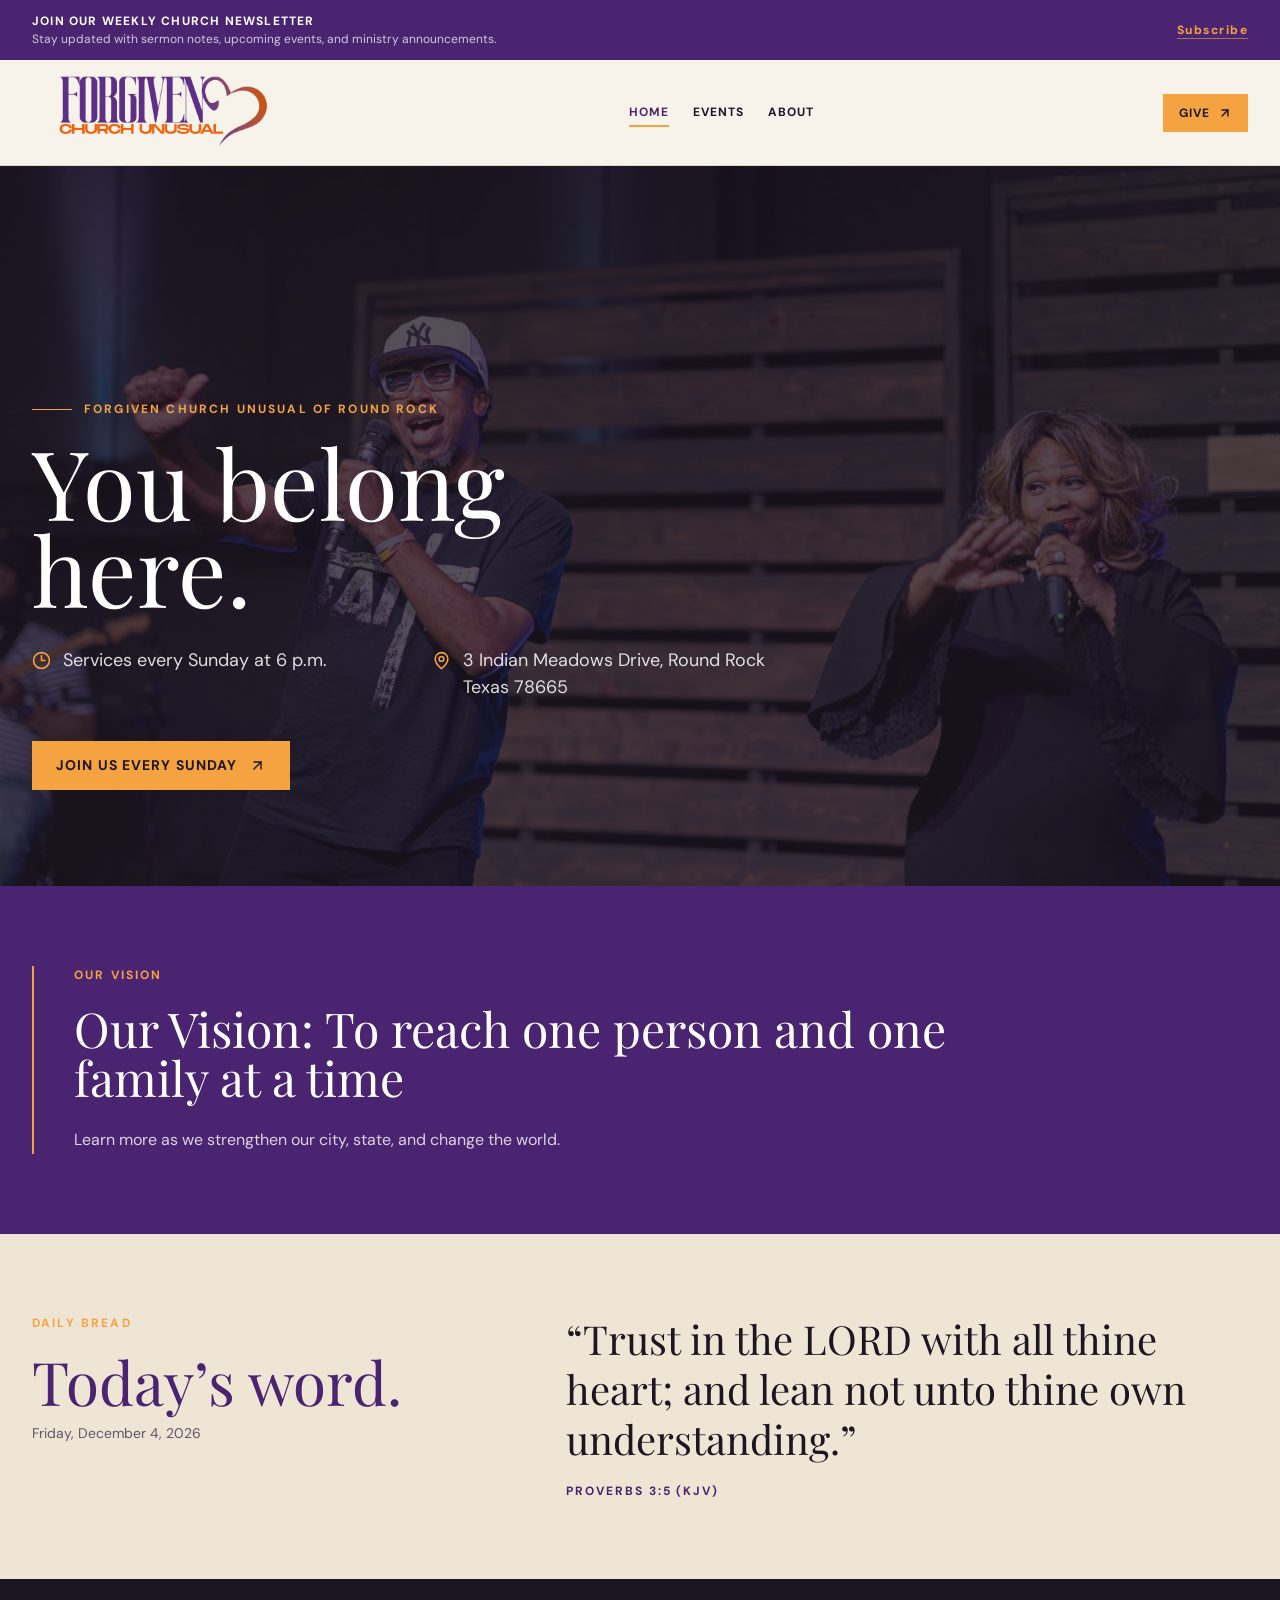
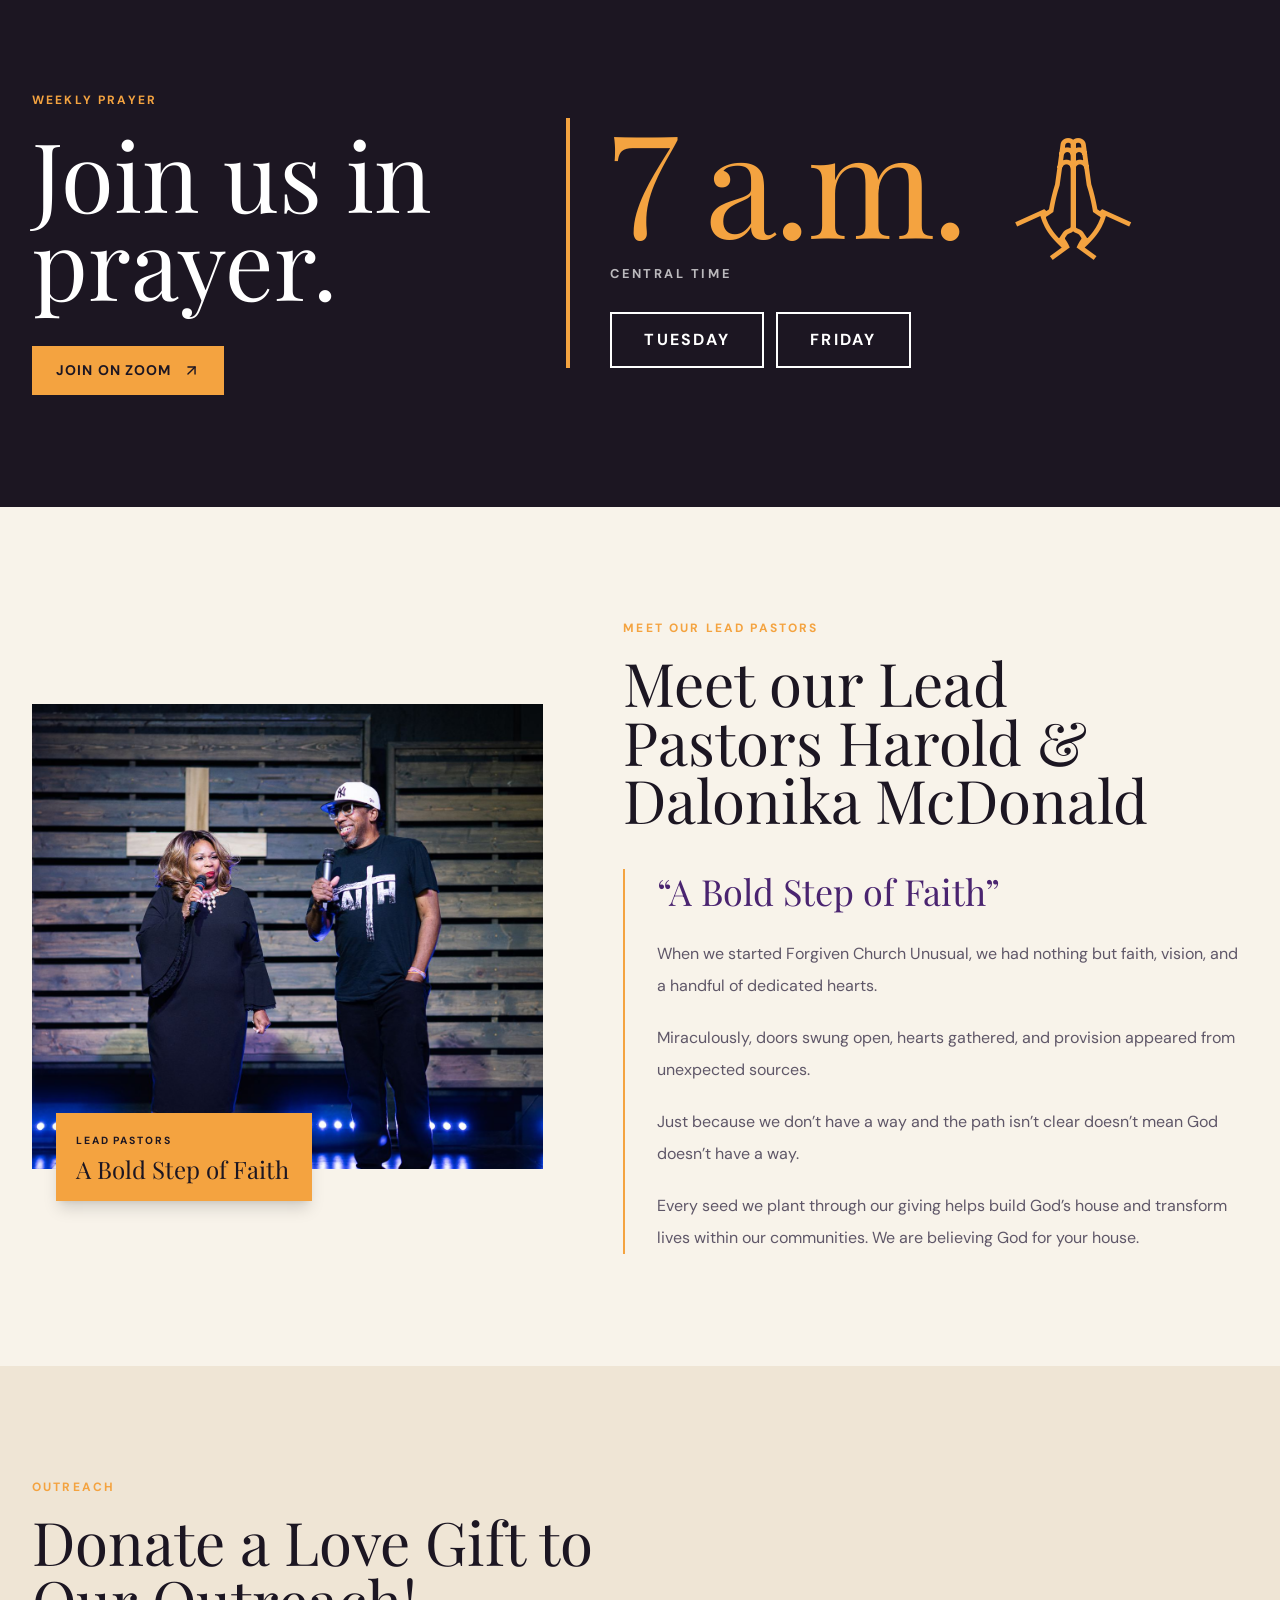
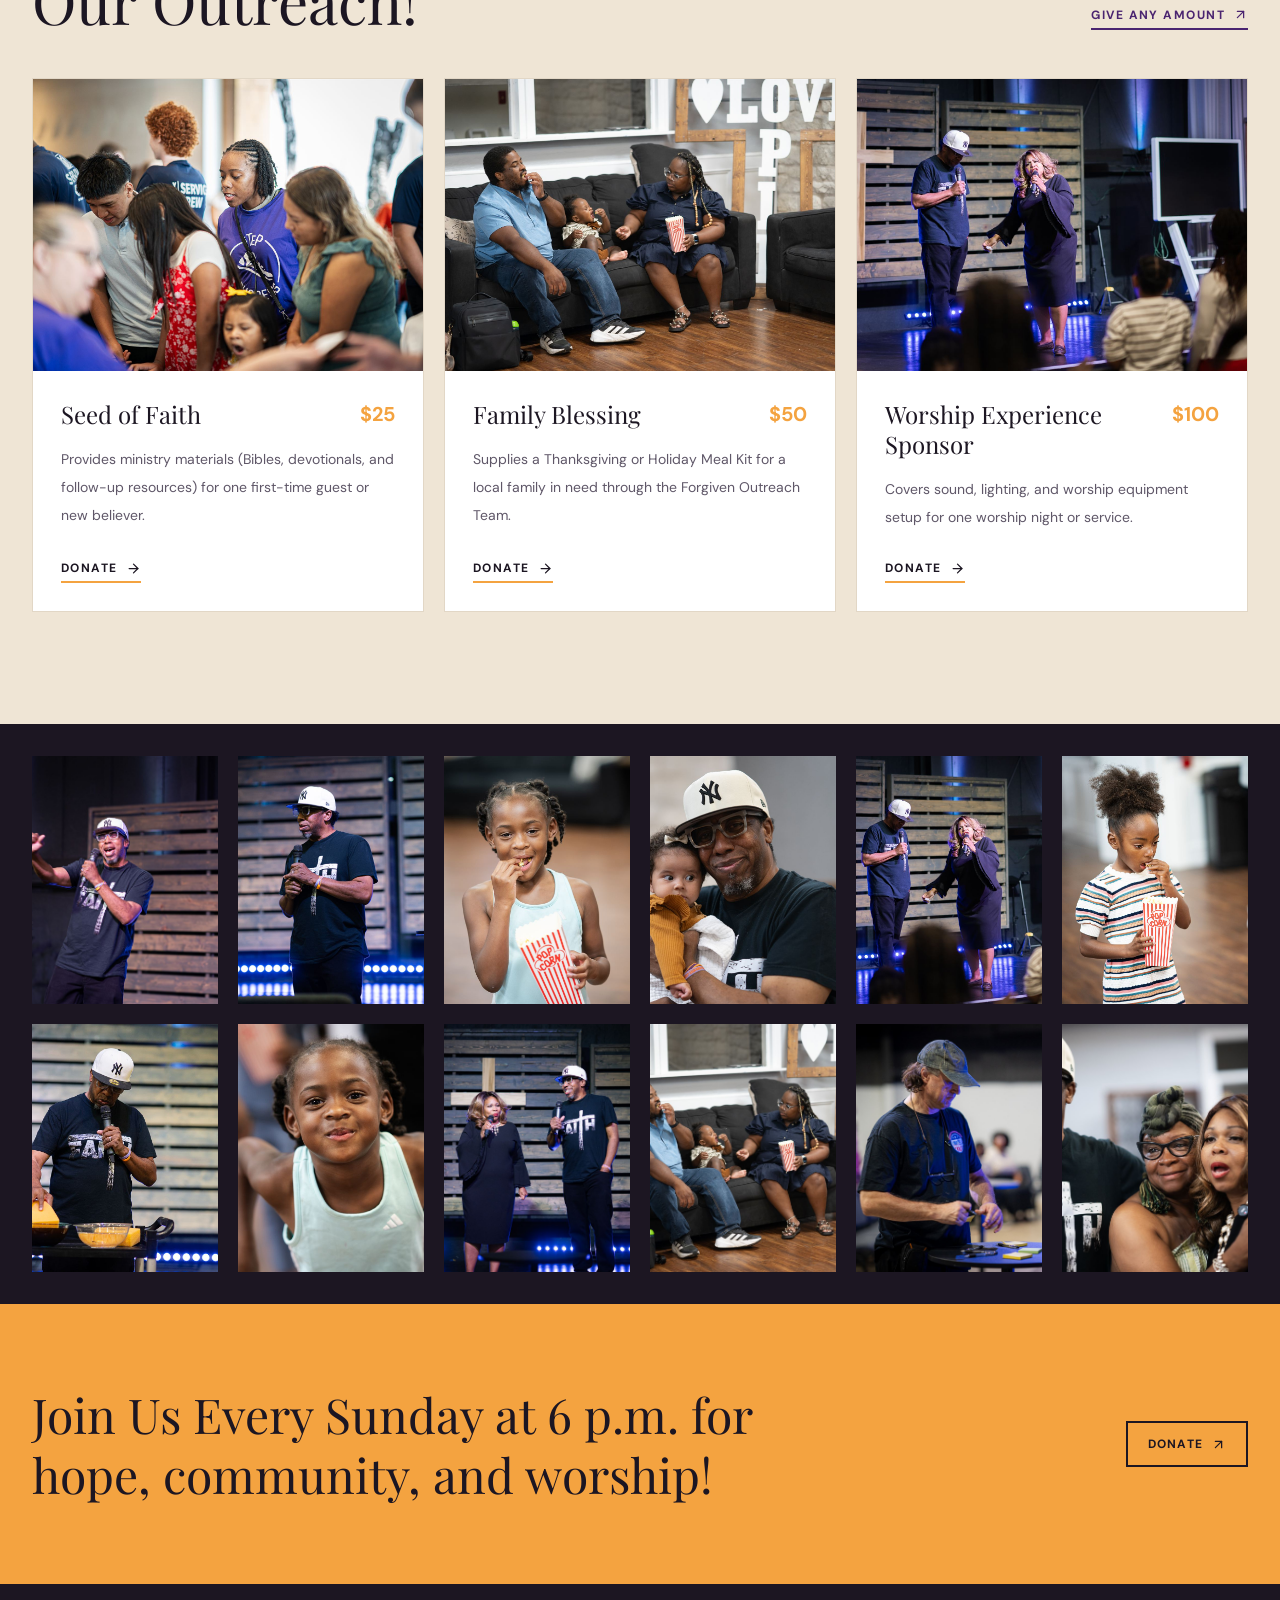
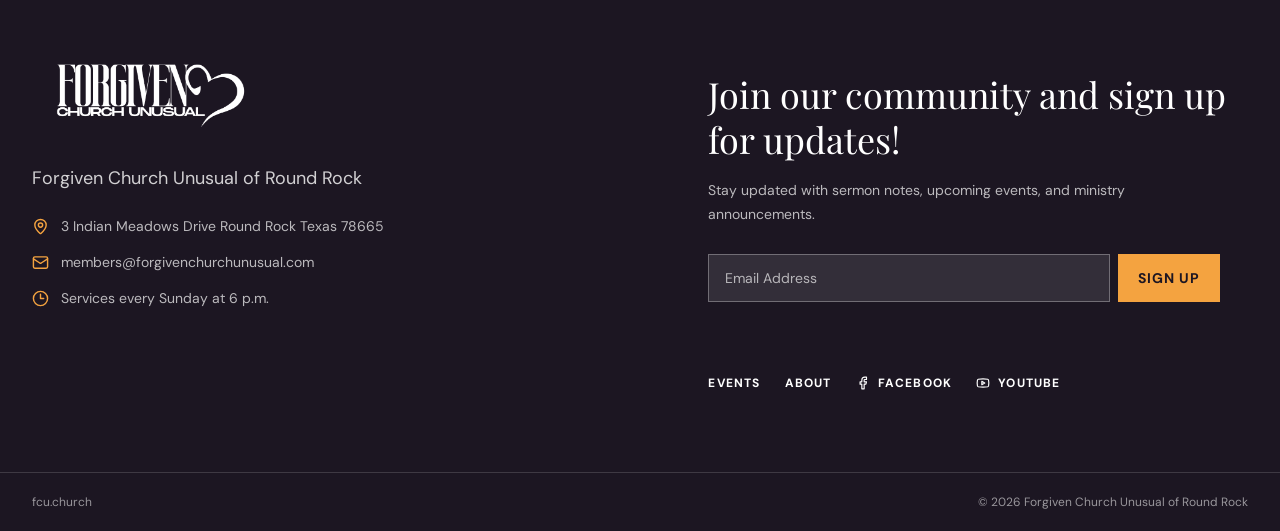
<file: index.html>
<!doctype html>
<html lang="en">
<head>
  <meta charset="utf-8">
  <meta name="viewport" content="width=device-width, initial-scale=1">
  <title>Forgiven Church Unusual of Round Rock</title>
  <meta name="description" content="Forgiven Church Unusual of Round Rock is a ministry led by Pastors Harold and Dalonika McDonald.">
  <link rel="icon" href="/assets/brand/forgiven-logo.png">
  <link rel="preconnect" href="https://fonts.googleapis.com">
  <link rel="preconnect" href="https://fonts.gstatic.com" crossorigin>
  <link href="https://fonts.googleapis.com/css2?family=DM+Sans:opsz,wght@9..40,400;9..40,500;9..40,600;9..40,700&family=Playfair+Display&display=swap" rel="stylesheet">
  <link href="https://fonts.googleapis.com/css2?family=Noto+Emoji:wght@400&text=%F0%9F%99%8F&display=swap" rel="stylesheet">
  <link rel="stylesheet" href="/assets/css/styles.css">
</head>
<body>
  <div class="announce">
    <div class="container">
      <div>
        <strong>Join Our Weekly Church Newsletter</strong>
        <p class="sub">Stay updated with sermon notes, upcoming events, and ministry announcements.</p>
      </div>
      <a href="#newsletter">Subscribe</a>
    </div>
  </div>

  <header class="site-header">
    <div class="container">
      <a class="logo" href="/" aria-label="Forgiven Church Unusual of Round Rock home">
        <img src="/assets/brand/forgiven-logo.png" alt="Forgiven Church Unusual of Round Rock" width="742" height="219">
        <span class="logo-text" aria-hidden="true">Forgiven Church Unusual<small>of Round Rock</small></span>
      </a>
      <nav class="main-nav" aria-label="Main navigation">
        <a href="/" aria-current="page">Home</a>
        <a href="/events">Events</a>
        <a href="/about">About</a>
      </nav>
      <a class="header-donate" href="https://www.givelify.com/donate/forgiven-church-unusual-of-round-rock-round-rock-tx-2j7wy5MTg2NTE0Nw==/donation/amount" target="_blank" rel="noreferrer">
        Give <svg xmlns="http://www.w3.org/2000/svg" width="14" height="14" viewBox="0 0 24 24" fill="none" stroke="currentColor" stroke-width="2.5" stroke-linecap="round" stroke-linejoin="round" aria-hidden="true"><path d="M7 7h10v10"/><path d="M7 17 17 7"/></svg>
      </a>
    </div>
  </header>

  <main>
    <section class="hero">
      <img src="/assets/brand/dsc03306.jpg" alt="Pastors Harold and Dalonika McDonald preaching on stage at Forgiven Church Unusual" fetchpriority="high">
      <div class="container">
        <div class="hero-content">
          <p class="eyebrow">Forgiven Church Unusual of Round Rock</p>
          <h1 class="display">You belong here.</h1>
          <div class="hero-facts">
            <p><svg xmlns="http://www.w3.org/2000/svg" width="19" height="19" viewBox="0 0 24 24" fill="none" stroke="currentColor" stroke-width="2" stroke-linecap="round" stroke-linejoin="round" aria-hidden="true"><circle cx="12" cy="12" r="10"/><polyline points="12 6 12 12 16.5 12"/></svg>Services every Sunday at 6 p.m.</p>
            <p><svg xmlns="http://www.w3.org/2000/svg" width="19" height="19" viewBox="0 0 24 24" fill="none" stroke="currentColor" stroke-width="2" stroke-linecap="round" stroke-linejoin="round" aria-hidden="true"><path d="M20 10c0 4.993-5.539 10.193-7.399 11.799a1 1 0 0 1-1.202 0C9.539 20.193 4 14.993 4 10a8 8 0 0 1 16 0"/><circle cx="12" cy="10" r="3"/></svg>3 Indian Meadows Drive, Round Rock Texas 78665</p>
          </div>
          <a href="https://www.google.com/maps/search/?api=1&amp;query=3+Indian+Meadows+Drive+Round+Rock+Texas+78665" target="_blank" rel="noreferrer" class="btn btn-orange" aria-label="Join Us Every Sunday - open directions in Google Maps">Join Us Every Sunday <svg xmlns="http://www.w3.org/2000/svg" width="17" height="17" viewBox="0 0 24 24" fill="none" stroke="currentColor" stroke-width="2" stroke-linecap="round" stroke-linejoin="round" aria-hidden="true"><path d="M7 7h10v10"/><path d="M7 17 17 7"/></svg></a>
        </div>
      </div>
    </section>

    <section id="vision" class="bg-purple">
      <div class="container section-sm">
        <div class="bordered-left lg" style="max-width:64rem">
          <p class="eyebrow">Our Vision</p>
          <h2 class="display h2-sm" style="margin-top:1.25rem;max-width:56rem">Our Vision: To reach one person and one family at a time</h2>
          <p class="lede">Learn more as we strengthen our city, state, and change the world.</p>
        </div>
      </div>
    </section>

    <section class="daily-bread" data-daily-verse>
      <div class="container section-sm">
        <div>
          <p class="eyebrow">Daily Bread</p>
          <h2 class="display h2 text-purple" style="margin-top:1.25rem">Today&rsquo;s word.</h2>
          <p class="date" data-verse-date></p>
        </div>
        <blockquote>
          <p data-verse-text>&ldquo;And be ye kind one to another, tenderhearted, forgiving one another, even as God for Christ&rsquo;s sake hath forgiven you.&rdquo;</p>
          <cite data-verse-ref title="King James Version">Ephesians 4:32 (KJV)</cite>
          <p class="verse-note" data-verse-note hidden></p>
        </blockquote>
      </div>
    </section>

    <section class="bg-ink prayer">
      <div class="container section split split-8-12">
        <div>
          <p class="eyebrow">Weekly Prayer</p>
          <h2 class="display">Join us in prayer.</h2>
          <a href="https://us06web.zoom.us/j/3975662935?pwd=8lhqREz9sJGvaX5VbnAxcp1JoPxtb0.1&amp;omn=84109227696" target="_blank" rel="noreferrer" class="btn btn-orange" style="margin-top:2.5rem">Join on Zoom <svg xmlns="http://www.w3.org/2000/svg" width="17" height="17" viewBox="0 0 24 24" fill="none" stroke="currentColor" stroke-width="2" stroke-linecap="round" stroke-linejoin="round" aria-hidden="true"><path d="M7 7h10v10"/><path d="M7 17 17 7"/></svg></a>
        </div>
        <div class="prayer-card">
          <div class="prayer-row">
            <p class="prayer-time">7 a.m.<span>Central Time</span></p>
            <span class="prayer-icon" aria-hidden="true">🙏︎</span>
          </div>
          <ul class="prayer-days" aria-label="Prayer days">
            <li>Tuesday</li>
            <li>Friday</li>
          </ul>
        </div>
      </div>
    </section>

    <section class="bg-sand">
      <div class="container section split split-9-11">
        <div class="photo-frame tall">
          <img src="/assets/brand/dsc03296.jpg" alt="Lead Pastors Harold and Dalonika McDonald" loading="lazy">
          <div class="photo-badge">
            <p class="small">Lead pastors</p>
            <p class="big">A Bold Step of Faith</p>
          </div>
        </div>
        <div>
          <p class="eyebrow">Meet our Lead Pastors</p>
          <h2 class="display h2" style="margin-top:1rem;max-width:36rem">Meet our Lead Pastors Harold &amp; Dalonika McDonald</h2>
          <div class="bordered-left" style="margin-top:2.5rem">
            <p class="display text-purple" style="font-size:clamp(1.875rem,4vw,2.25rem);line-height:1.25">&ldquo;A Bold Step of Faith&rdquo;</p>
            <div class="prose">
              <p>When we started Forgiven Church Unusual, we had nothing but faith, vision, and a handful of dedicated hearts.</p>
              <p>Miraculously, doors swung open, hearts gathered, and provision appeared from unexpected sources.</p>
              <p>Just because we don&rsquo;t have a way and the path isn&rsquo;t clear doesn&rsquo;t mean God doesn&rsquo;t have a way.</p>
              <p>Every seed we plant through our giving helps build God&rsquo;s house and transform lives within our communities. We are believing God for your house.</p>
            </div>
          </div>
        </div>
      </div>
    </section>

    <section class="bg-cream">
      <div class="container section">
        <div class="section-head">
          <div>
            <p class="eyebrow">Outreach</p>
            <h2 class="display h2" style="margin-top:1rem;max-width:42rem">Donate a Love Gift to Our Outreach!</h2>
          </div>
          <a href="https://www.givelify.com/donate/forgiven-church-unusual-of-round-rock-round-rock-tx-2j7wy5MTg2NTE0Nw==/donation/amount" target="_blank" rel="noreferrer" class="link-underline purple">Give any amount <svg xmlns="http://www.w3.org/2000/svg" width="15" height="15" viewBox="0 0 24 24" fill="none" stroke="currentColor" stroke-width="2" stroke-linecap="round" stroke-linejoin="round" aria-hidden="true"><path d="M7 7h10v10"/><path d="M7 17 17 7"/></svg></a>
        </div>
        <div class="gift-grid">
          <article class="gift">
            <div class="gift-media"><img src="/assets/events/dsc05999.jpg" style="object-position:58% center" alt="Volunteers welcoming young people and families at an outreach table." loading="lazy"></div>
            <div class="gift-body">
              <div class="gift-title"><h3>Seed of Faith</h3><span class="price">$25</span></div>
              <p>Provides ministry materials (Bibles, devotionals, and follow-up resources) for one first-time guest or new believer.</p>
              <a href="https://www.givelify.com/donate/forgiven-church-unusual-of-round-rock-round-rock-tx-2j7wy5MTg2NTE0Nw==/donation/amount?amount=25" target="_blank" rel="noreferrer" class="link-underline">Donate <svg xmlns="http://www.w3.org/2000/svg" width="15" height="15" viewBox="0 0 24 24" fill="none" stroke="currentColor" stroke-width="2" stroke-linecap="round" stroke-linejoin="round" aria-hidden="true"><path d="M5 12h14"/><path d="m12 5 7 7-7 7"/></svg></a>
            </div>
          </article>
          <article class="gift">
            <div class="gift-media"><img src="/assets/brand/dsc04261.jpg" style="object-position:38% center" alt="A family sitting together on a couch at a church gathering." loading="lazy"></div>
            <div class="gift-body">
              <div class="gift-title"><h3>Family Blessing</h3><span class="price">$50</span></div>
              <p>Supplies a Thanksgiving or Holiday Meal Kit for a local family in need through the Forgiven Outreach Team.</p>
              <a href="https://www.givelify.com/donate/forgiven-church-unusual-of-round-rock-round-rock-tx-2j7wy5MTg2NTE0Nw==/donation/amount?amount=50" target="_blank" rel="noreferrer" class="link-underline">Donate <svg xmlns="http://www.w3.org/2000/svg" width="15" height="15" viewBox="0 0 24 24" fill="none" stroke="currentColor" stroke-width="2" stroke-linecap="round" stroke-linejoin="round" aria-hidden="true"><path d="M5 12h14"/><path d="m12 5 7 7-7 7"/></svg></a>
            </div>
          </article>
          <article class="gift">
            <div class="gift-media"><img src="/assets/brand/dsc03324.jpg" style="object-position:55% center" alt="The worship stage with lights and a screen as the congregation looks on." loading="lazy"></div>
            <div class="gift-body">
              <div class="gift-title"><h3>Worship Experience Sponsor</h3><span class="price">$100</span></div>
              <p>Covers sound, lighting, and worship equipment setup for one worship night or service.</p>
              <a href="https://www.givelify.com/donate/forgiven-church-unusual-of-round-rock-round-rock-tx-2j7wy5MTg2NTE0Nw==/donation/amount?amount=100" target="_blank" rel="noreferrer" class="link-underline">Donate <svg xmlns="http://www.w3.org/2000/svg" width="15" height="15" viewBox="0 0 24 24" fill="none" stroke="currentColor" stroke-width="2" stroke-linecap="round" stroke-linejoin="round" aria-hidden="true"><path d="M5 12h14"/><path d="m12 5 7 7-7 7"/></svg></a>
            </div>
          </article>
        </div>
      </div>
    </section>

    <section class="bg-ink gallery" aria-label="Photos from Forgiven Church Unusual">
      <div class="container">
        <figure><img src="/assets/brand/dsc03306.jpg" style="object-position:25% center" alt="Pastors Harold and Dalonika McDonald preaching with energy on stage." loading="lazy"></figure>
        <figure><img src="/assets/brand/dsc03475.jpg" style="object-position:45% center" alt="Pastor Harold McDonald speaking into a microphone on stage in front of the cross." loading="lazy"></figure>
        <figure><img src="/assets/brand/dsc04233.jpg" alt="A smiling young girl enjoying popcorn at a church gathering." loading="lazy"></figure>
        <figure><img src="/assets/brand/dsc04265.jpg" alt="Pastor Harold McDonald holding a baby close and smiling." loading="lazy"></figure>
        <figure><img src="/assets/brand/dsc03324.jpg" style="object-position:38% center" alt="Pastors Harold and Dalonika McDonald leading service as the congregation looks on." loading="lazy"></figure>
        <figure><img src="/assets/brand/dsc04235.jpg" style="object-position:45% center" alt="A young girl in a striped shirt eating popcorn." loading="lazy"></figure>
        <figure><img src="/assets/brand/dsc03499.jpg" style="object-position:55% center" alt="Pastor Harold McDonald giving a hands-on demonstration during a sermon." loading="lazy"></figure>
        <figure><img src="/assets/brand/dsc04300.jpg" alt="A joyful young girl smiling at the camera." loading="lazy"></figure>
        <figure><img src="/assets/brand/dsc03296.jpg" alt="Pastors Harold and Dalonika McDonald together on stage beside the cross." loading="lazy"></figure>
        <figure><img src="/assets/brand/dsc04261.jpg" style="object-position:40% center" alt="A family relaxing together on a couch at a church event." loading="lazy"></figure>
        <figure><img src="/assets/brand/dsc03352.jpg" style="object-position:20% center" alt="A church member preparing materials at a table during service." loading="lazy"></figure>
        <figure><img src="/assets/brand/dsc04307.jpg" style="object-position:55% center" alt="Pastor Harold McDonald with church members sharing a warm moment." loading="lazy"></figure>
      </div>
    </section>

    <section class="bg-orange cta">
      <div class="container section-sm">
        <h2 class="display">Join Us Every Sunday at 6 p.m. for hope, community, and worship!</h2>
        <a href="https://www.givelify.com/donate/forgiven-church-unusual-of-round-rock-round-rock-tx-2j7wy5MTg2NTE0Nw==/donation/amount" target="_blank" rel="noreferrer" class="btn btn-outline-ink">Donate <svg xmlns="http://www.w3.org/2000/svg" width="15" height="15" viewBox="0 0 24 24" fill="none" stroke="currentColor" stroke-width="2" stroke-linecap="round" stroke-linejoin="round" aria-hidden="true"><path d="M7 7h10v10"/><path d="M7 17 17 7"/></svg></a>
      </div>
    </section>
  </main>

  <footer id="newsletter" class="site-footer">
    <div class="container footer-main">
      <div>
        <a class="logo" href="/" aria-label="Forgiven Church Unusual of Round Rock home">
          <img src="/assets/brand/forgiven-logo.png" alt="Forgiven Church Unusual of Round Rock" width="742" height="219" loading="lazy">
          <span class="logo-text" aria-hidden="true">Forgiven Church Unusual<small>of Round Rock</small></span>
        </a>
        <p class="footer-tag">Forgiven Church Unusual of Round Rock</p>
        <address class="footer-contact">
          <a href="https://www.google.com/maps/search/?api=1&amp;query=3+Indian+Meadows+Drive+Round+Rock+Texas+78665" target="_blank" rel="noreferrer">
            <svg xmlns="http://www.w3.org/2000/svg" width="17" height="17" viewBox="0 0 24 24" fill="none" stroke="currentColor" stroke-width="2" stroke-linecap="round" stroke-linejoin="round" aria-hidden="true"><path d="M20 10c0 4.993-5.539 10.193-7.399 11.799a1 1 0 0 1-1.202 0C9.539 20.193 4 14.993 4 10a8 8 0 0 1 16 0"/><circle cx="12" cy="10" r="3"/></svg><span>3 Indian Meadows Drive Round Rock Texas 78665</span>
          </a>
          <a href="mailto:members@forgivenchurchunusual.com">
            <svg xmlns="http://www.w3.org/2000/svg" width="17" height="17" viewBox="0 0 24 24" fill="none" stroke="currentColor" stroke-width="2" stroke-linecap="round" stroke-linejoin="round" aria-hidden="true"><path d="m22 7-8.991 5.727a2 2 0 0 1-2.009 0L2 7"/><rect x="2" y="4" width="20" height="16" rx="2"/></svg><span>members@forgivenchurchunusual.com</span>
          </a>
          <p><svg xmlns="http://www.w3.org/2000/svg" width="17" height="17" viewBox="0 0 24 24" fill="none" stroke="currentColor" stroke-width="2" stroke-linecap="round" stroke-linejoin="round" aria-hidden="true"><circle cx="12" cy="12" r="10"/><polyline points="12 6 12 12 16.5 12"/></svg><span>Services every Sunday at 6 p.m.</span></p>
        </address>
      </div>
      <div class="footer-signup">
        <p class="display">Join our community and sign up for updates!</p>
        <p class="sub">Stay updated with sermon notes, upcoming events, and ministry announcements.</p>
        <form class="newsletter-form" method="post" novalidate>
          <label for="newsletter-email" class="sr-only">Email Address</label>
          <div class="row">
            <input id="newsletter-email" type="email" name="email" placeholder="Email Address" required autocomplete="email">
            <button type="submit" class="btn btn-orange">Sign Up</button>
          </div>
          <p class="status" role="status" aria-live="polite"></p>
        </form>
        <div class="footer-links">
          <a href="/events">Events</a>
          <a href="/about">About</a>
          <a href="https://www.facebook.com/share/1Bu3SMVXb6/?mibextid=wwXIfr" target="_blank" rel="noreferrer"><svg xmlns="http://www.w3.org/2000/svg" width="14" height="14" viewBox="0 0 24 24" fill="none" stroke="currentColor" stroke-width="2" stroke-linecap="round" stroke-linejoin="round" aria-hidden="true"><path d="M18 2h-3a5 5 0 0 0-5 5v3H7v4h3v8h4v-8h3l1-4h-4V7a1 1 0 0 1 1-1h3z"/></svg> Facebook</a>
          <a href="https://www.youtube.com/@FCUChurch" target="_blank" rel="noreferrer"><svg xmlns="http://www.w3.org/2000/svg" width="14" height="14" viewBox="0 0 24 24" fill="none" stroke="currentColor" stroke-width="2" stroke-linecap="round" stroke-linejoin="round" aria-hidden="true"><path d="M2.5 17a24.12 24.12 0 0 1 0-10 2 2 0 0 1 1.4-1.4 49.56 49.56 0 0 1 16.2 0A2 2 0 0 1 21.5 7a24.12 24.12 0 0 1 0 10 2 2 0 0 1-1.4 1.4 49.56 49.56 0 0 1-16.2 0A2 2 0 0 1 2.5 17"/><path d="m10 15 5-3-5-3z"/></svg> YouTube</a>
        </div>
      </div>
    </div>
    <div class="footer-bottom">
      <div class="container">
        <span>fcu.church</span>
        <span>&copy; <span data-year>2026</span> Forgiven Church Unusual of Round Rock</span>
      </div>
    </div>
  </footer>

  <script src="/assets/js/main.js" defer></script>
</body>
</html>
</file>
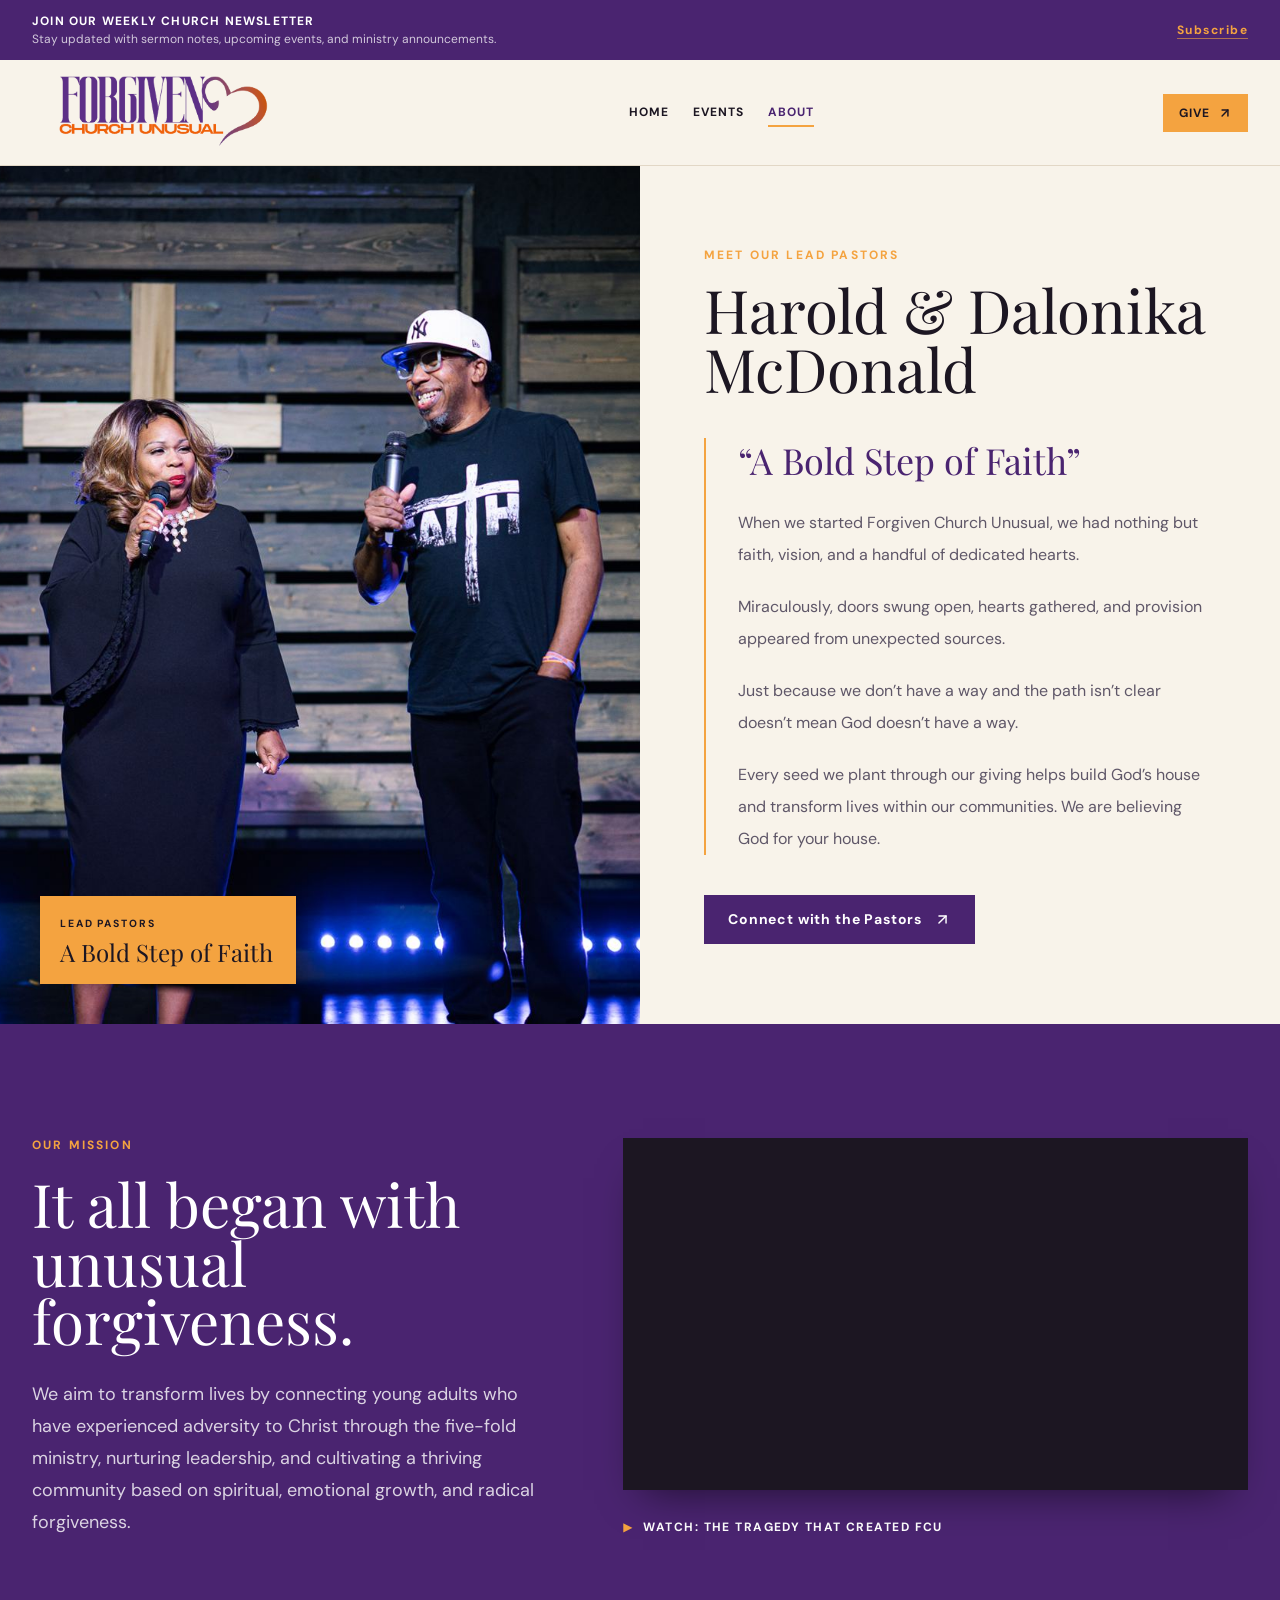
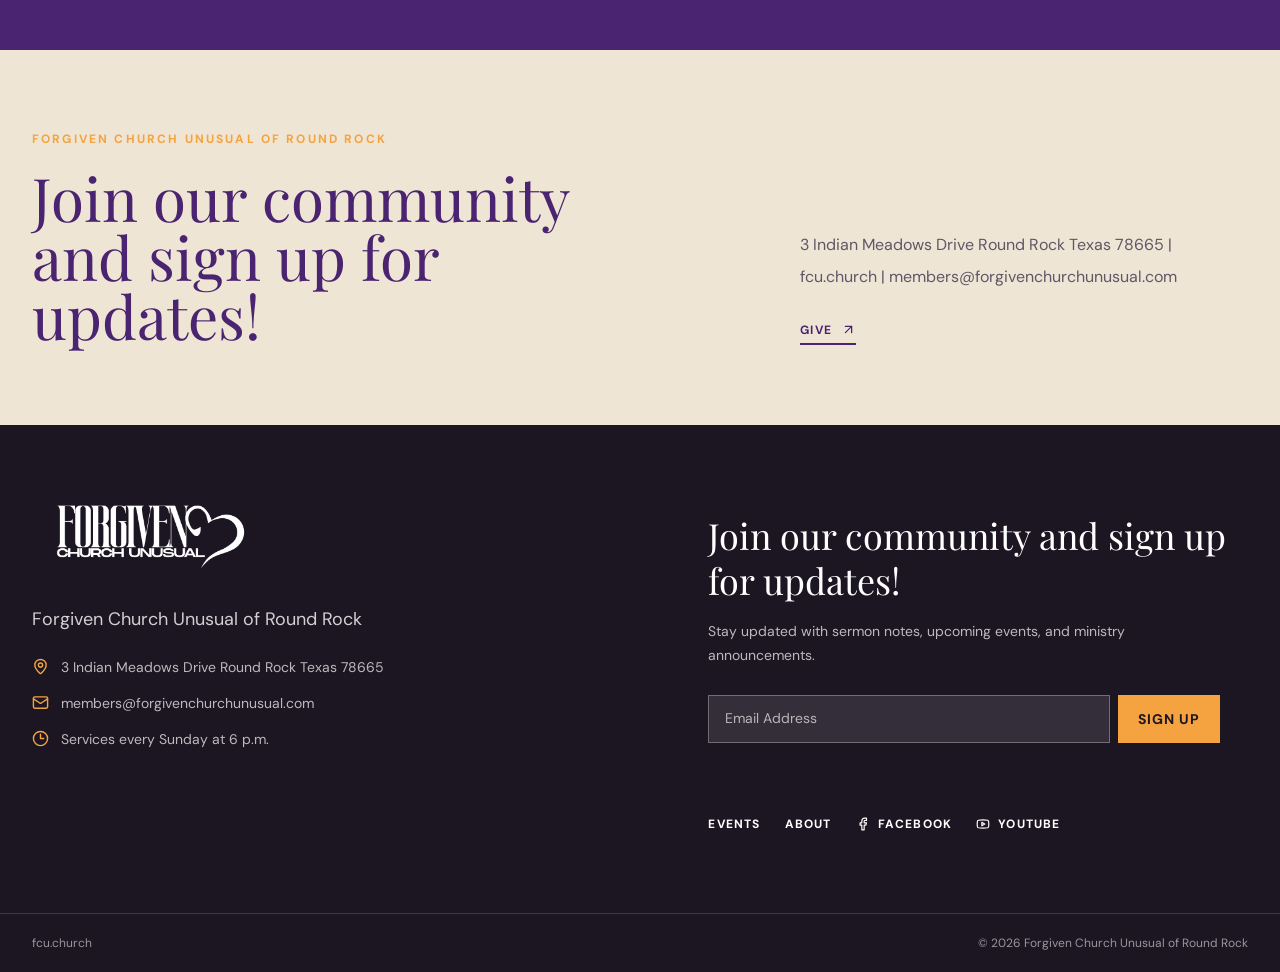
<file: about.html>
<!doctype html>
<html lang="en">
<head>
  <meta charset="utf-8">
  <meta name="viewport" content="width=device-width, initial-scale=1">
  <title>About | Forgiven Church Unusual of Round Rock</title>
  <meta name="description" content="Forgiven Church Unusual of Round Rock is a ministry led by Pastors Harold and Dalonika McDonald.">
  <link rel="icon" href="/assets/brand/forgiven-logo.png">
  <link rel="preconnect" href="https://fonts.googleapis.com">
  <link rel="preconnect" href="https://fonts.gstatic.com" crossorigin>
  <link href="https://fonts.googleapis.com/css2?family=DM+Sans:opsz,wght@9..40,400;9..40,500;9..40,600;9..40,700&family=Playfair+Display&display=swap" rel="stylesheet">
  <link rel="stylesheet" href="/assets/css/styles.css">
</head>
<body>
  <div class="announce">
    <div class="container">
      <div>
        <strong>Join Our Weekly Church Newsletter</strong>
        <p class="sub">Stay updated with sermon notes, upcoming events, and ministry announcements.</p>
      </div>
      <a href="#newsletter">Subscribe</a>
    </div>
  </div>

  <header class="site-header">
    <div class="container">
      <a class="logo" href="/" aria-label="Forgiven Church Unusual of Round Rock home">
        <img src="/assets/brand/forgiven-logo.png" alt="Forgiven Church Unusual of Round Rock" width="742" height="219">
        <span class="logo-text" aria-hidden="true">Forgiven Church Unusual<small>of Round Rock</small></span>
      </a>
      <nav class="main-nav" aria-label="Main navigation">
        <a href="/">Home</a>
        <a href="/events">Events</a>
        <a href="/about" aria-current="page">About</a>
      </nav>
      <a class="header-donate" href="https://www.givelify.com/donate/forgiven-church-unusual-of-round-rock-round-rock-tx-2j7wy5MTg2NTE0Nw==/donation/amount" target="_blank" rel="noreferrer">
        Give <svg xmlns="http://www.w3.org/2000/svg" width="14" height="14" viewBox="0 0 24 24" fill="none" stroke="currentColor" stroke-width="2.5" stroke-linecap="round" stroke-linejoin="round" aria-hidden="true"><path d="M7 7h10v10"/><path d="M7 17 17 7"/></svg>
      </a>
    </div>
  </header>

  <main>
    <section class="bg-sand pastors-hero">
        <div class="pastors-photo">
          <img src="/assets/brand/dsc03296.jpg" alt="Lead Pastors Harold and Dalonika McDonald" fetchpriority="high">
          <div class="photo-badge">
            <p class="small">Lead pastors</p>
            <p class="big">A Bold Step of Faith</p>
          </div>
        </div>
        <div class="pastors-text">
          <p class="eyebrow">Meet our Lead Pastors</p>
          <h1 class="display h2" style="margin-top:1rem;max-width:36rem">Harold &amp; Dalonika McDonald</h1>
          <div class="bordered-left" style="margin-top:2.5rem">
            <p class="display text-purple" style="font-size:clamp(1.875rem,4vw,2.25rem);line-height:1.25">&ldquo;A Bold Step of Faith&rdquo;</p>
            <div class="prose">
              <p>When we started Forgiven Church Unusual, we had nothing but faith, vision, and a handful of dedicated hearts.</p>
              <p>Miraculously, doors swung open, hearts gathered, and provision appeared from unexpected sources.</p>
              <p>Just because we don&rsquo;t have a way and the path isn&rsquo;t clear doesn&rsquo;t mean God doesn&rsquo;t have a way.</p>
              <p>Every seed we plant through our giving helps build God&rsquo;s house and transform lives within our communities. We are believing God for your house.</p>
            </div>
          </div>
          <a href="mailto:members@forgivenchurchunusual.com?subject=Connect%20with%20Pastors%20Harold%20%26%20Dalonika" class="btn btn-purple" style="margin-top:2.5rem">Connect with the Pastors <svg xmlns="http://www.w3.org/2000/svg" width="17" height="17" viewBox="0 0 24 24" fill="none" stroke="currentColor" stroke-width="2" stroke-linecap="round" stroke-linejoin="round" aria-hidden="true"><path d="M7 7h10v10"/><path d="M7 17 17 7"/></svg></a>
        </div>
    </section>

    <section class="bg-purple mission">
      <div class="container section split split-9-11">
        <div>
          <p class="eyebrow">Our Mission</p>
          <h2 class="display">It all began with unusual forgiveness.</h2>
          <p class="intro">We aim to transform lives by connecting young adults who have experienced adversity to Christ through the five-fold ministry, nurturing leadership, and cultivating a thriving community based on spiritual, emotional growth, and radical forgiveness.</p>
        </div>
        <div>
          <div class="video-frame">
            <iframe src="https://www.youtube-nocookie.com/embed/2U6PcfjbiWU?rel=0" title="The Tragedy That Created FCU" loading="lazy" allow="accelerometer; autoplay; clipboard-write; encrypted-media; gyroscope; picture-in-picture; web-share" referrerpolicy="strict-origin-when-cross-origin" allowfullscreen></iframe>
          </div>
          <p class="video-caption on-dark">Watch: The Tragedy That Created FCU</p>
        </div>
      </div>
    </section>

    <section class="bg-cream join-band">
      <div class="container section-sm">
        <div>
          <p class="eyebrow">Forgiven Church Unusual of Round Rock</p>
          <h2 class="display h2 text-purple" style="margin-top:1.25rem;max-width:36rem">Join our community and sign up for updates!</h2>
        </div>
        <div class="right">
          <p class="text-muted" style="line-height:2rem">3 Indian Meadows Drive Round Rock Texas 78665 | fcu.church | members@forgivenchurchunusual.com</p>
          <a href="https://www.givelify.com/donate/forgiven-church-unusual-of-round-rock-round-rock-tx-2j7wy5MTg2NTE0Nw==/donation/amount" target="_blank" rel="noreferrer" class="link-underline purple" style="margin-top:1.75rem">Give <svg xmlns="http://www.w3.org/2000/svg" width="15" height="15" viewBox="0 0 24 24" fill="none" stroke="currentColor" stroke-width="2" stroke-linecap="round" stroke-linejoin="round" aria-hidden="true"><path d="M7 7h10v10"/><path d="M7 17 17 7"/></svg></a>
        </div>
      </div>
    </section>
  </main>

  <footer id="newsletter" class="site-footer">
    <div class="container footer-main">
      <div>
        <a class="logo" href="/" aria-label="Forgiven Church Unusual of Round Rock home">
          <img src="/assets/brand/forgiven-logo.png" alt="Forgiven Church Unusual of Round Rock" width="742" height="219" loading="lazy">
          <span class="logo-text" aria-hidden="true">Forgiven Church Unusual<small>of Round Rock</small></span>
        </a>
        <p class="footer-tag">Forgiven Church Unusual of Round Rock</p>
        <address class="footer-contact">
          <a href="https://www.google.com/maps/search/?api=1&amp;query=3+Indian+Meadows+Drive+Round+Rock+Texas+78665" target="_blank" rel="noreferrer">
            <svg xmlns="http://www.w3.org/2000/svg" width="17" height="17" viewBox="0 0 24 24" fill="none" stroke="currentColor" stroke-width="2" stroke-linecap="round" stroke-linejoin="round" aria-hidden="true"><path d="M20 10c0 4.993-5.539 10.193-7.399 11.799a1 1 0 0 1-1.202 0C9.539 20.193 4 14.993 4 10a8 8 0 0 1 16 0"/><circle cx="12" cy="10" r="3"/></svg><span>3 Indian Meadows Drive Round Rock Texas 78665</span>
          </a>
          <a href="mailto:members@forgivenchurchunusual.com">
            <svg xmlns="http://www.w3.org/2000/svg" width="17" height="17" viewBox="0 0 24 24" fill="none" stroke="currentColor" stroke-width="2" stroke-linecap="round" stroke-linejoin="round" aria-hidden="true"><path d="m22 7-8.991 5.727a2 2 0 0 1-2.009 0L2 7"/><rect x="2" y="4" width="20" height="16" rx="2"/></svg><span>members@forgivenchurchunusual.com</span>
          </a>
          <p><svg xmlns="http://www.w3.org/2000/svg" width="17" height="17" viewBox="0 0 24 24" fill="none" stroke="currentColor" stroke-width="2" stroke-linecap="round" stroke-linejoin="round" aria-hidden="true"><circle cx="12" cy="12" r="10"/><polyline points="12 6 12 12 16.5 12"/></svg><span>Services every Sunday at 6 p.m.</span></p>
        </address>
      </div>
      <div class="footer-signup">
        <p class="display">Join our community and sign up for updates!</p>
        <p class="sub">Stay updated with sermon notes, upcoming events, and ministry announcements.</p>
        <form class="newsletter-form" method="post" novalidate>
          <label for="newsletter-email" class="sr-only">Email Address</label>
          <div class="row">
            <input id="newsletter-email" type="email" name="email" placeholder="Email Address" required autocomplete="email">
            <button type="submit" class="btn btn-orange">Sign Up</button>
          </div>
          <p class="status" role="status" aria-live="polite"></p>
        </form>
        <div class="footer-links">
          <a href="/events">Events</a>
          <a href="/about">About</a>
          <a href="https://www.facebook.com/share/1Bu3SMVXb6/?mibextid=wwXIfr" target="_blank" rel="noreferrer"><svg xmlns="http://www.w3.org/2000/svg" width="14" height="14" viewBox="0 0 24 24" fill="none" stroke="currentColor" stroke-width="2" stroke-linecap="round" stroke-linejoin="round" aria-hidden="true"><path d="M18 2h-3a5 5 0 0 0-5 5v3H7v4h3v8h4v-8h3l1-4h-4V7a1 1 0 0 1 1-1h3z"/></svg> Facebook</a>
          <a href="https://www.youtube.com/@FCUChurch" target="_blank" rel="noreferrer"><svg xmlns="http://www.w3.org/2000/svg" width="14" height="14" viewBox="0 0 24 24" fill="none" stroke="currentColor" stroke-width="2" stroke-linecap="round" stroke-linejoin="round" aria-hidden="true"><path d="M2.5 17a24.12 24.12 0 0 1 0-10 2 2 0 0 1 1.4-1.4 49.56 49.56 0 0 1 16.2 0A2 2 0 0 1 21.5 7a24.12 24.12 0 0 1 0 10 2 2 0 0 1-1.4 1.4 49.56 49.56 0 0 1-16.2 0A2 2 0 0 1 2.5 17"/><path d="m10 15 5-3-5-3z"/></svg> YouTube</a>
        </div>
      </div>
    </div>
    <div class="footer-bottom">
      <div class="container">
        <span>fcu.church</span>
        <span>&copy; <span data-year>2026</span> Forgiven Church Unusual of Round Rock</span>
      </div>
    </div>
  </footer>

  <script src="/assets/js/main.js" defer></script>
</body>
</html>
</file>
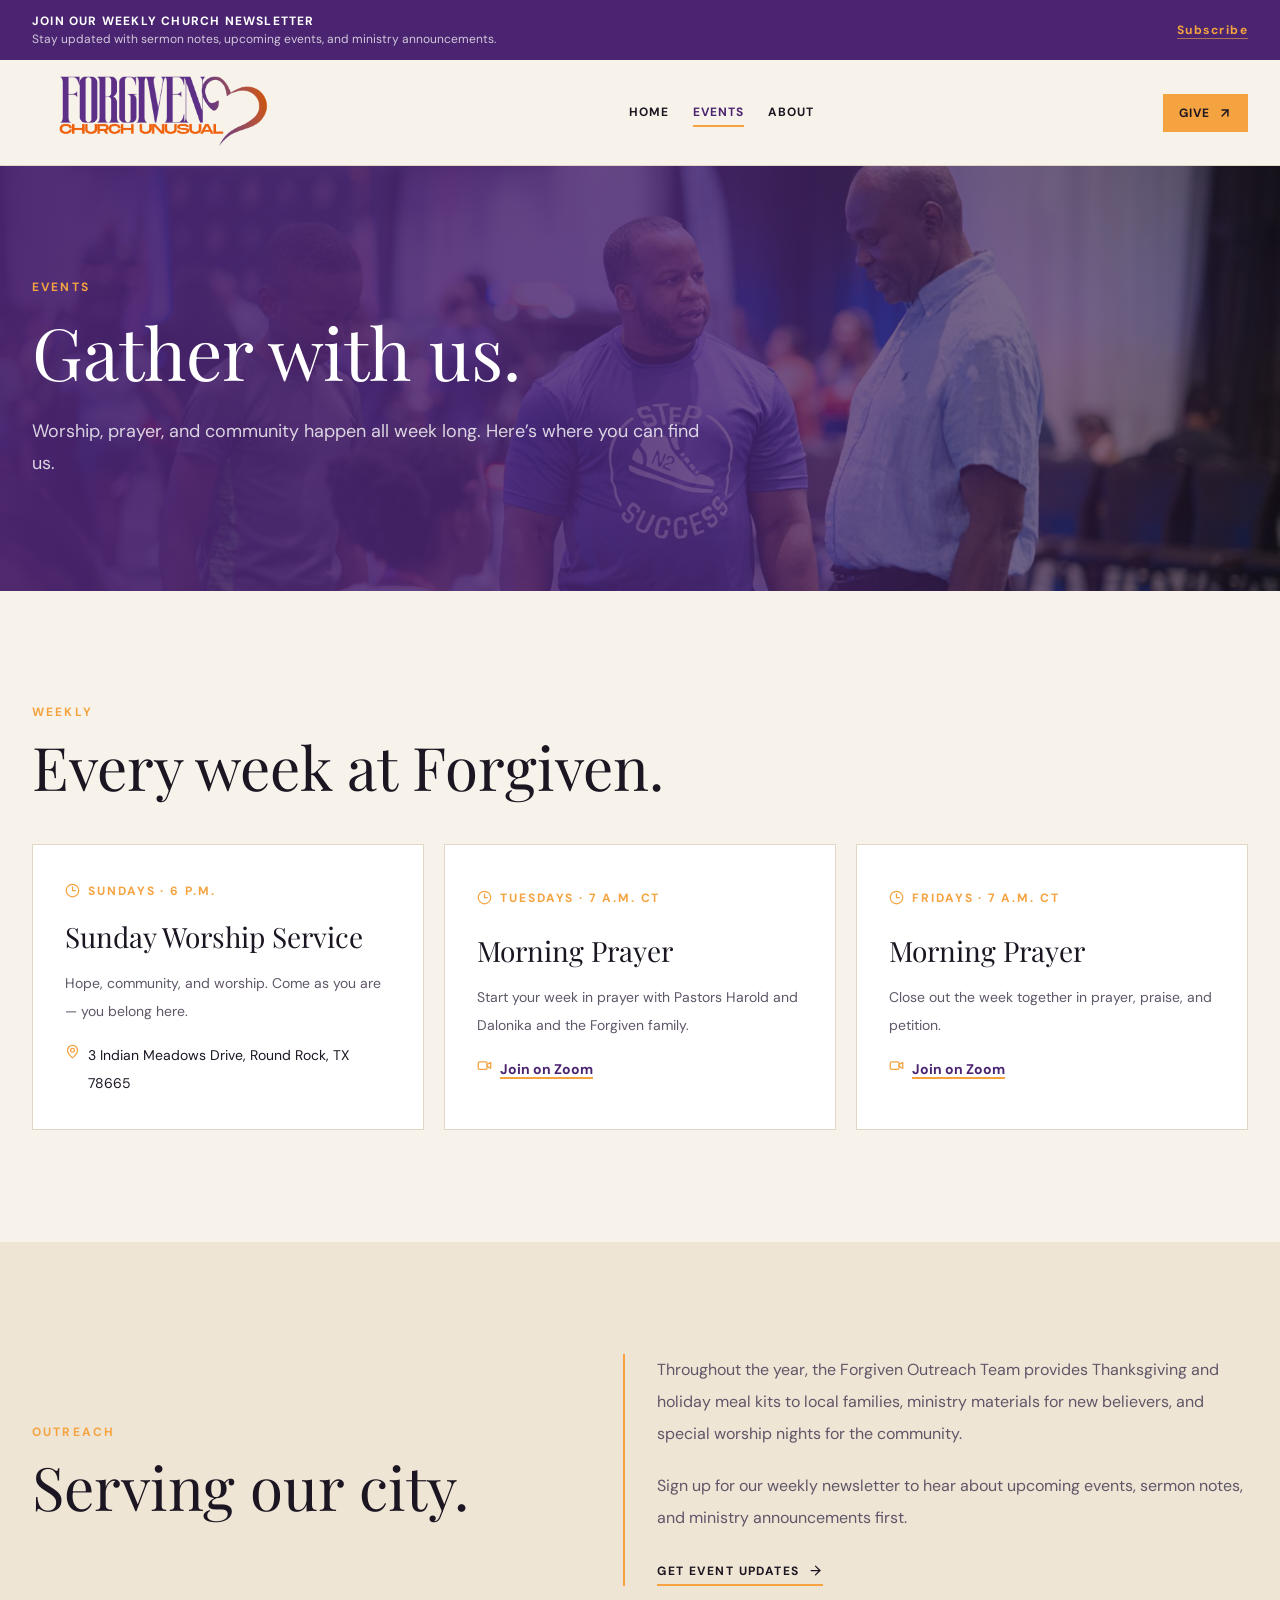
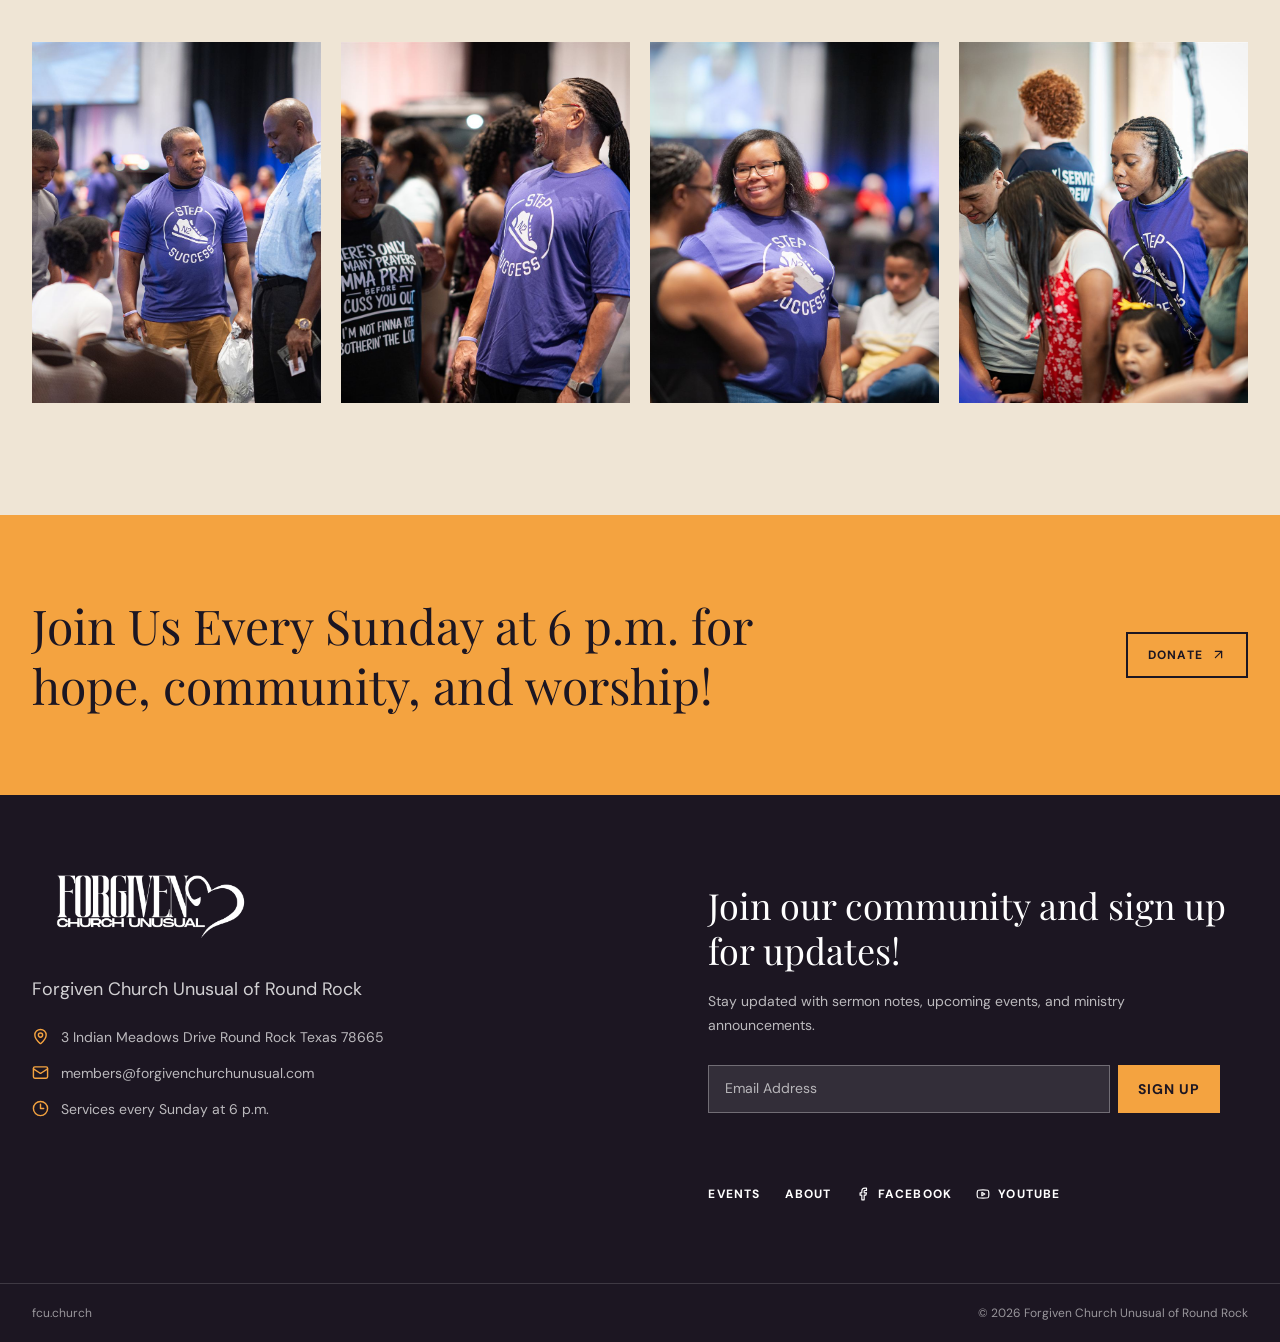
<file: events.html>
<!doctype html>
<html lang="en">
<head>
  <meta charset="utf-8">
  <meta name="viewport" content="width=device-width, initial-scale=1">
  <title>Events | Forgiven Church Unusual of Round Rock</title>
  <meta name="description" content="Forgiven Church Unusual of Round Rock is a ministry led by Pastors Harold and Dalonika McDonald.">
  <link rel="icon" href="/assets/brand/forgiven-logo.png">
  <link rel="preconnect" href="https://fonts.googleapis.com">
  <link rel="preconnect" href="https://fonts.gstatic.com" crossorigin>
  <link href="https://fonts.googleapis.com/css2?family=DM+Sans:opsz,wght@9..40,400;9..40,500;9..40,600;9..40,700&family=Playfair+Display&display=swap" rel="stylesheet">
  <link rel="stylesheet" href="/assets/css/styles.css">
</head>
<body>
  <div class="announce">
    <div class="container">
      <div>
        <strong>Join Our Weekly Church Newsletter</strong>
        <p class="sub">Stay updated with sermon notes, upcoming events, and ministry announcements.</p>
      </div>
      <a href="#newsletter">Subscribe</a>
    </div>
  </div>

  <header class="site-header">
    <div class="container">
      <a class="logo" href="/" aria-label="Forgiven Church Unusual of Round Rock home">
        <img src="/assets/brand/forgiven-logo.png" alt="Forgiven Church Unusual of Round Rock" width="742" height="219">
        <span class="logo-text" aria-hidden="true">Forgiven Church Unusual<small>of Round Rock</small></span>
      </a>
      <nav class="main-nav" aria-label="Main navigation">
        <a href="/">Home</a>
        <a href="/events" aria-current="page">Events</a>
        <a href="/about">About</a>
      </nav>
      <a class="header-donate" href="https://www.givelify.com/donate/forgiven-church-unusual-of-round-rock-round-rock-tx-2j7wy5MTg2NTE0Nw==/donation/amount" target="_blank" rel="noreferrer">
        Give <svg xmlns="http://www.w3.org/2000/svg" width="14" height="14" viewBox="0 0 24 24" fill="none" stroke="currentColor" stroke-width="2.5" stroke-linecap="round" stroke-linejoin="round" aria-hidden="true"><path d="M7 7h10v10"/><path d="M7 17 17 7"/></svg>
      </a>
    </div>
  </header>

  <main>
    <section class="bg-purple page-hero with-photo">
      <img src="/assets/events/dsc06005.jpg" alt="" fetchpriority="high">
      <div class="container section">
        <p class="eyebrow">Events</p>
        <h1 class="display">Gather with us.</h1>
        <p class="intro">Worship, prayer, and community happen all week long. Here&rsquo;s where you can find us.</p>
      </div>
    </section>

    <section class="bg-sand">
      <div class="container section">
        <div class="section-head" style="margin-bottom:3rem">
          <div>
            <p class="eyebrow">Weekly</p>
            <h2 class="display h2" style="margin-top:1rem">Every week at Forgiven.</h2>
          </div>
        </div>
        <div class="event-list">
          <article class="card event">
            <p class="when"><svg xmlns="http://www.w3.org/2000/svg" width="15" height="15" viewBox="0 0 24 24" fill="none" stroke="currentColor" stroke-width="2" stroke-linecap="round" stroke-linejoin="round" aria-hidden="true"><circle cx="12" cy="12" r="10"/><polyline points="12 6 12 12 16.5 12"/></svg> Sundays &middot; 6 p.m.</p>
            <h3>Sunday Worship Service</h3>
            <p>Hope, community, and worship. Come as you are &mdash; you belong here.</p>
            <p class="meta"><svg xmlns="http://www.w3.org/2000/svg" width="15" height="15" viewBox="0 0 24 24" fill="none" stroke="currentColor" stroke-width="2" stroke-linecap="round" stroke-linejoin="round" aria-hidden="true"><path d="M20 10c0 4.993-5.539 10.193-7.399 11.799a1 1 0 0 1-1.202 0C9.539 20.193 4 14.993 4 10a8 8 0 0 1 16 0"/><circle cx="12" cy="10" r="3"/></svg>3 Indian Meadows Drive, Round Rock, TX 78665</p>
          </article>
          <article class="card event">
            <p class="when"><svg xmlns="http://www.w3.org/2000/svg" width="15" height="15" viewBox="0 0 24 24" fill="none" stroke="currentColor" stroke-width="2" stroke-linecap="round" stroke-linejoin="round" aria-hidden="true"><circle cx="12" cy="12" r="10"/><polyline points="12 6 12 12 16.5 12"/></svg> Tuesdays &middot; 7 a.m. CT</p>
            <h3>Morning Prayer</h3>
            <p>Start your week in prayer with Pastors Harold and Dalonika and the Forgiven family.</p>
            <p class="meta"><svg xmlns="http://www.w3.org/2000/svg" width="15" height="15" viewBox="0 0 24 24" fill="none" stroke="currentColor" stroke-width="2" stroke-linecap="round" stroke-linejoin="round" aria-hidden="true"><path d="m16 13 5.223 3.482a.5.5 0 0 0 .777-.416V7.87a.5.5 0 0 0-.752-.432L16 10.5"/><rect x="2" y="6" width="14" height="12" rx="2"/></svg><a href="https://us06web.zoom.us/j/3975662935?pwd=8lhqREz9sJGvaX5VbnAxcp1JoPxtb0.1&amp;omn=84109227696" target="_blank" rel="noreferrer" class="text-link">Join on Zoom</a></p>
          </article>
          <article class="card event">
            <p class="when"><svg xmlns="http://www.w3.org/2000/svg" width="15" height="15" viewBox="0 0 24 24" fill="none" stroke="currentColor" stroke-width="2" stroke-linecap="round" stroke-linejoin="round" aria-hidden="true"><circle cx="12" cy="12" r="10"/><polyline points="12 6 12 12 16.5 12"/></svg> Fridays &middot; 7 a.m. CT</p>
            <h3>Morning Prayer</h3>
            <p>Close out the week together in prayer, praise, and petition.</p>
            <p class="meta"><svg xmlns="http://www.w3.org/2000/svg" width="15" height="15" viewBox="0 0 24 24" fill="none" stroke="currentColor" stroke-width="2" stroke-linecap="round" stroke-linejoin="round" aria-hidden="true"><path d="m16 13 5.223 3.482a.5.5 0 0 0 .777-.416V7.87a.5.5 0 0 0-.752-.432L16 10.5"/><rect x="2" y="6" width="14" height="12" rx="2"/></svg><a href="https://us06web.zoom.us/j/3975662935?pwd=8lhqREz9sJGvaX5VbnAxcp1JoPxtb0.1&amp;omn=84109227696" target="_blank" rel="noreferrer" class="text-link">Join on Zoom</a></p>
          </article>
        </div>
      </div>
    </section>

    <section class="bg-cream">
      <div class="container section">
      <div class="split split-9-11">
        <div>
          <p class="eyebrow">Outreach</p>
          <h2 class="display h2" style="margin-top:1rem">Serving our city.</h2>
        </div>
        <div class="bordered-left">
          <div class="prose" style="margin-top:0">
            <p>Throughout the year, the Forgiven Outreach Team provides Thanksgiving and holiday meal kits to local families, ministry materials for new believers, and special worship nights for the community.</p>
            <p>Sign up for our weekly newsletter to hear about upcoming events, sermon notes, and ministry announcements first.</p>
          </div>
          <a href="#newsletter" class="link-underline" style="margin-top:1.75rem">Get event updates <svg xmlns="http://www.w3.org/2000/svg" width="15" height="15" viewBox="0 0 24 24" fill="none" stroke="currentColor" stroke-width="2" stroke-linecap="round" stroke-linejoin="round" aria-hidden="true"><path d="M5 12h14"/><path d="m12 5 7 7-7 7"/></svg></a>
        </div>
      </div>
        <div class="event-photos">
          <figure><img src="/assets/events/dsc06005.jpg" alt="Volunteers in purple shirts greeting families at a community outreach event." loading="lazy"></figure>
          <figure><img src="/assets/events/dsc06014.jpg" style="object-position:60% center" alt="Two outreach volunteers laughing together in a crowded event hall." loading="lazy"></figure>
          <figure><img src="/assets/events/dsc06000.jpg" style="object-position:65% center" alt="A smiling volunteer in a purple shirt chatting with guests." loading="lazy"></figure>
          <figure><img src="/assets/events/dsc05999.jpg" style="object-position:45% center" alt="Volunteers helping young people and families at an outreach table." loading="lazy"></figure>
        </div>
      </div>
    </section>

    <section class="bg-orange cta">
      <div class="container section-sm">
        <h2 class="display">Join Us Every Sunday at 6 p.m. for hope, community, and worship!</h2>
        <a href="https://www.givelify.com/donate/forgiven-church-unusual-of-round-rock-round-rock-tx-2j7wy5MTg2NTE0Nw==/donation/amount" target="_blank" rel="noreferrer" class="btn btn-outline-ink">Donate <svg xmlns="http://www.w3.org/2000/svg" width="15" height="15" viewBox="0 0 24 24" fill="none" stroke="currentColor" stroke-width="2" stroke-linecap="round" stroke-linejoin="round" aria-hidden="true"><path d="M7 7h10v10"/><path d="M7 17 17 7"/></svg></a>
      </div>
    </section>
  </main>

  <footer id="newsletter" class="site-footer">
    <div class="container footer-main">
      <div>
        <a class="logo" href="/" aria-label="Forgiven Church Unusual of Round Rock home">
          <img src="/assets/brand/forgiven-logo.png" alt="Forgiven Church Unusual of Round Rock" width="742" height="219" loading="lazy">
          <span class="logo-text" aria-hidden="true">Forgiven Church Unusual<small>of Round Rock</small></span>
        </a>
        <p class="footer-tag">Forgiven Church Unusual of Round Rock</p>
        <address class="footer-contact">
          <a href="https://www.google.com/maps/search/?api=1&amp;query=3+Indian+Meadows+Drive+Round+Rock+Texas+78665" target="_blank" rel="noreferrer">
            <svg xmlns="http://www.w3.org/2000/svg" width="17" height="17" viewBox="0 0 24 24" fill="none" stroke="currentColor" stroke-width="2" stroke-linecap="round" stroke-linejoin="round" aria-hidden="true"><path d="M20 10c0 4.993-5.539 10.193-7.399 11.799a1 1 0 0 1-1.202 0C9.539 20.193 4 14.993 4 10a8 8 0 0 1 16 0"/><circle cx="12" cy="10" r="3"/></svg><span>3 Indian Meadows Drive Round Rock Texas 78665</span>
          </a>
          <a href="mailto:members@forgivenchurchunusual.com">
            <svg xmlns="http://www.w3.org/2000/svg" width="17" height="17" viewBox="0 0 24 24" fill="none" stroke="currentColor" stroke-width="2" stroke-linecap="round" stroke-linejoin="round" aria-hidden="true"><path d="m22 7-8.991 5.727a2 2 0 0 1-2.009 0L2 7"/><rect x="2" y="4" width="20" height="16" rx="2"/></svg><span>members@forgivenchurchunusual.com</span>
          </a>
          <p><svg xmlns="http://www.w3.org/2000/svg" width="17" height="17" viewBox="0 0 24 24" fill="none" stroke="currentColor" stroke-width="2" stroke-linecap="round" stroke-linejoin="round" aria-hidden="true"><circle cx="12" cy="12" r="10"/><polyline points="12 6 12 12 16.5 12"/></svg><span>Services every Sunday at 6 p.m.</span></p>
        </address>
      </div>
      <div class="footer-signup">
        <p class="display">Join our community and sign up for updates!</p>
        <p class="sub">Stay updated with sermon notes, upcoming events, and ministry announcements.</p>
        <form class="newsletter-form" method="post" novalidate>
          <label for="newsletter-email" class="sr-only">Email Address</label>
          <div class="row">
            <input id="newsletter-email" type="email" name="email" placeholder="Email Address" required autocomplete="email">
            <button type="submit" class="btn btn-orange">Sign Up</button>
          </div>
          <p class="status" role="status" aria-live="polite"></p>
        </form>
        <div class="footer-links">
          <a href="/events">Events</a>
          <a href="/about">About</a>
          <a href="https://www.facebook.com/share/1Bu3SMVXb6/?mibextid=wwXIfr" target="_blank" rel="noreferrer"><svg xmlns="http://www.w3.org/2000/svg" width="14" height="14" viewBox="0 0 24 24" fill="none" stroke="currentColor" stroke-width="2" stroke-linecap="round" stroke-linejoin="round" aria-hidden="true"><path d="M18 2h-3a5 5 0 0 0-5 5v3H7v4h3v8h4v-8h3l1-4h-4V7a1 1 0 0 1 1-1h3z"/></svg> Facebook</a>
          <a href="https://www.youtube.com/@FCUChurch" target="_blank" rel="noreferrer"><svg xmlns="http://www.w3.org/2000/svg" width="14" height="14" viewBox="0 0 24 24" fill="none" stroke="currentColor" stroke-width="2" stroke-linecap="round" stroke-linejoin="round" aria-hidden="true"><path d="M2.5 17a24.12 24.12 0 0 1 0-10 2 2 0 0 1 1.4-1.4 49.56 49.56 0 0 1 16.2 0A2 2 0 0 1 21.5 7a24.12 24.12 0 0 1 0 10 2 2 0 0 1-1.4 1.4 49.56 49.56 0 0 1-16.2 0A2 2 0 0 1 2.5 17"/><path d="m10 15 5-3-5-3z"/></svg> YouTube</a>
        </div>
      </div>
    </div>
    <div class="footer-bottom">
      <div class="container">
        <span>fcu.church</span>
        <span>&copy; <span data-year>2026</span> Forgiven Church Unusual of Round Rock</span>
      </div>
    </div>
  </footer>

  <script src="/assets/js/main.js" defer></script>
</body>
</html>
</file>
<file: assets/css/styles.css>
/* Forgiven Church Unusual of Round Rock — site styles */

:root {
  --purple: #4a2470;
  --purple-10: rgba(74, 36, 112, 0.1);
  --purple-20: rgba(74, 36, 112, 0.2);
  --orange: #f4a340;
  --sand: #f8f3ea;
  --cream-dark: #efe5d5;
  --ink: #1c1622;
  --line: #e2d7c6;
  --muted: #5f5768;
  --brown-5: rgba(107, 74, 47, 0.05);
  --white: #ffffff;

  --font-sans: "DM Sans", system-ui, -apple-system, "Segoe UI", sans-serif;
  --font-display: "Playfair Display", Georgia, "Times New Roman", serif;

  --max: 80rem;
  --pad: 1.25rem;
}

@media (min-width: 640px) {
  :root { --pad: 2rem; }
}

*, *::before, *::after { box-sizing: border-box; }

html { scroll-behavior: smooth; }

body {
  margin: 0;
  background: var(--sand);
  color: var(--ink);
  font-family: var(--font-sans);
  line-height: 1.5;
  -webkit-font-smoothing: antialiased;
  -moz-osx-font-smoothing: grayscale;
}

img { display: block; max-width: 100%; }
a { color: inherit; text-decoration: none; }
h1, h2, h3, p { margin: 0; }
svg { flex-shrink: 0; }

.sr-only {
  position: absolute; width: 1px; height: 1px; padding: 0; margin: -1px;
  overflow: hidden; clip: rect(0, 0, 0, 0); white-space: nowrap; border: 0;
}

.container {
  max-width: var(--max);
  margin: 0 auto;
  padding-left: var(--pad);
  padding-right: var(--pad);
}

.display { font-family: var(--font-display); font-weight: 400; }

.eyebrow {
  color: var(--orange);
  font-size: 0.75rem;
  font-weight: 700;
  letter-spacing: 0.18em;
  text-transform: uppercase;
}

.text-muted { color: var(--muted); }
.text-purple { color: var(--purple); }

/* ---------- Buttons & links ---------- */

.btn {
  display: inline-flex;
  align-items: center;
  gap: 0.75rem;
  padding: 0.875rem 1.5rem;
  font-size: 0.875rem;
  font-weight: 700;
  letter-spacing: 0.08em;
  text-transform: uppercase;
  transition: background-color 0.15s, color 0.15s, border-color 0.15s;
  border: 0;
  cursor: pointer;
  font-family: inherit;
}
.btn:focus-visible { outline: 2px solid currentColor; outline-offset: 4px; }

.btn-orange { background: var(--orange); color: var(--ink); }
.btn-orange:hover { background: var(--white); }

.btn-purple { background: var(--purple); color: var(--white); letter-spacing: 0.06em; text-transform: none; }
.btn-purple:hover { background: var(--orange); color: var(--ink); }

.btn-outline-ink {
  border: 2px solid var(--ink);
  padding: 0.75rem 1.25rem;
  font-size: 0.75rem;
  letter-spacing: 0.1em;
  gap: 0.5rem;
  background: transparent;
  color: var(--ink);
}
.btn-outline-ink:hover { background: var(--ink); color: var(--white); }

.link-underline {
  display: inline-flex;
  align-items: center;
  gap: 0.5rem;
  width: fit-content;
  padding-bottom: 0.25rem;
  border-bottom: 2px solid var(--orange);
  font-size: 0.75rem;
  font-weight: 700;
  letter-spacing: 0.12em;
  text-transform: uppercase;
  transition: color 0.15s, border-color 0.15s;
}
.link-underline:hover { color: var(--purple); border-color: var(--purple); }
.link-underline.on-dark:hover { color: var(--orange); border-color: var(--orange); }
.link-underline.purple { border-color: var(--purple); color: var(--purple); }
.link-underline.purple:hover { border-color: var(--orange); color: var(--orange); }

/* ---------- Announcement bar ---------- */

.announce { background: var(--purple); color: var(--white); }
.announce .container {
  display: flex;
  flex-direction: column;
  gap: 0.25rem;
  padding-top: 0.75rem;
  padding-bottom: 0.75rem;
  text-align: center;
  font-size: 0.75rem;
}
.announce strong { display: block; letter-spacing: 0.1em; text-transform: uppercase; }
.announce .sub { color: rgba(255, 255, 255, 0.75); }
.announce a {
  color: var(--orange);
  font-weight: 700;
  letter-spacing: 0.12em;
  text-decoration: underline;
  text-decoration-color: rgba(244, 163, 64, 0.6);
  text-underline-offset: 4px;
  transition: color 0.15s;
}
.announce a:hover { color: var(--white); text-decoration-color: var(--white); }

@media (min-width: 640px) {
  .announce .container { flex-direction: row; align-items: center; justify-content: space-between; text-align: left; }
}

/* ---------- Header ---------- */

.site-header {
  position: sticky;
  top: 0;
  z-index: 40;
  background: rgba(248, 243, 234, 0.95);
  border-bottom: 1px solid var(--line);
  backdrop-filter: blur(8px);
  -webkit-backdrop-filter: blur(8px);
}
.site-header .container {
  display: flex;
  flex-wrap: wrap;
  align-items: center;
  justify-content: space-between;
  gap: 1rem;
  padding-top: 1rem;
  padding-bottom: 1rem;
}

.logo img { width: 12.5rem; height: auto; }
.logo-text {
  display: none;
  font-family: var(--font-display);
  font-size: 1.25rem;
  line-height: 1.1;
  color: var(--purple);
}
.logo-text small {
  display: block;
  font-family: var(--font-sans);
  font-size: 0.625rem;
  font-weight: 700;
  letter-spacing: 0.16em;
  text-transform: uppercase;
  color: var(--orange);
}
.logo.fallback img { display: none; }
.logo.fallback .logo-text { display: block; }
.site-footer .logo-text { color: var(--white); font-size: 1.75rem; }

@media (min-width: 640px) {
  .logo img { width: 15.5rem; }
}

.main-nav {
  order: 3;
  display: flex;
  width: 100%;
  align-items: center;
  gap: 1rem;
  overflow-x: auto;
  font-size: 0.75rem;
  font-weight: 700;
  letter-spacing: 0.08em;
  text-transform: uppercase;
}
.main-nav a { flex-shrink: 0; padding: 0.25rem 0; transition: color 0.15s; border-bottom: 2px solid transparent; }
.main-nav a:hover { color: var(--purple); }
.main-nav a[aria-current="page"] { color: var(--purple); border-color: var(--orange); }

.header-donate {
  order: 2;
  display: inline-flex;
  align-items: center;
  gap: 0.5rem;
  padding: 0.625rem 1rem;
  background: var(--orange);
  color: var(--ink);
  font-size: 0.75rem;
  font-weight: 700;
  letter-spacing: 0.08em;
  text-transform: uppercase;
  transition: background-color 0.15s, color 0.15s;
}
.header-donate:hover { background: var(--purple); color: var(--white); }

@media (min-width: 640px) {
  .main-nav { order: 2; width: auto; gap: 1.5rem; }
  .header-donate { order: 3; }
}

/* ---------- Hero ---------- */

.hero {
  position: relative;
  isolation: isolate;
  min-height: 650px;
  overflow: hidden;
  background: var(--ink);
}
.hero > img {
  position: absolute;
  inset: 0;
  width: 100%;
  height: 100%;
  object-fit: cover;
  object-position: center;
  z-index: -2;
}
.hero::after {
  content: "";
  position: absolute;
  inset: 0;
  background: rgba(28, 22, 34, 0.75);
  z-index: -1;
}
.hero .container {
  display: flex;
  align-items: flex-end;
  min-height: 650px;
  padding-top: 4rem;
  padding-bottom: 4rem;
}
.hero-content { max-width: 48rem; color: var(--white); }
.hero .eyebrow { display: flex; align-items: center; gap: 0.75rem; margin-bottom: 1.25rem; }
.hero .eyebrow::before { content: ""; width: 2.5rem; height: 1px; background: var(--orange); }
.hero h1 { max-width: 42rem; font-size: 3.75rem; line-height: 0.9; }
.hero-facts {
  display: grid;
  gap: 0.75rem;
  margin-top: 2.25rem;
  font-size: 1rem;
  color: rgba(255, 255, 255, 0.85);
}
.hero-facts p { display: flex; align-items: flex-start; gap: 0.75rem; }
.hero-facts svg { color: var(--orange); margin-top: 0.25rem; }
.hero .btn { margin-top: 2.5rem; }
.hero .btn:hover { background: var(--white); }

@media (min-width: 640px) {
  .hero, .hero .container { min-height: 720px; }
  .hero .container { padding-top: 6rem; padding-bottom: 6rem; }
  .hero h1 { font-size: 6rem; }
  .hero-facts { grid-template-columns: 1fr 1fr; gap: 2rem; font-size: 1.125rem; }
}

/* ---------- Sections ---------- */

.section { padding-top: 5rem; padding-bottom: 5rem; }
.section-sm { padding-top: 4rem; padding-bottom: 4rem; }
@media (min-width: 640px) {
  .section { padding-top: 7rem; padding-bottom: 7rem; }
  .section-sm { padding-top: 5rem; padding-bottom: 5rem; }
}

.bg-purple { background: var(--purple); color: var(--white); }
.bg-sand { background: var(--sand); }
.bg-cream { background: var(--cream-dark); }
.bg-ink { background: var(--ink); color: var(--white); }
.bg-orange { background: var(--orange); color: var(--ink); }

.h2 { font-size: 3rem; line-height: 0.98; }
.h2-sm { font-size: 2.25rem; line-height: 1.02; }
@media (min-width: 640px) {
  .h2 { font-size: 3.75rem; }
  .h2-sm { font-size: 3rem; }
}

.bordered-left { border-left: 2px solid var(--orange); padding-left: 1.5rem; }
@media (min-width: 640px) { .bordered-left { padding-left: 2rem; } }
@media (min-width: 1024px) { .bordered-left.lg { padding-left: 2.5rem; } }

.lede { margin-top: 1.5rem; max-width: 42rem; font-size: 1rem; line-height: 1.75rem; color: rgba(255, 255, 255, 0.8); }

.split {
  display: grid;
  gap: 3rem;
}
@media (min-width: 1024px) {
  .split { align-items: center; gap: 5rem; }
  .split-8-12 { grid-template-columns: 0.8fr 1.2fr; }
  .split-9-11 { grid-template-columns: 0.9fr 1.1fr; }
  .split-11-9 { grid-template-columns: 1.1fr 0.9fr; }
}

/* ---------- Daily bread ---------- */

.daily-bread { background: var(--cream-dark); }
.daily-bread .container { display: grid; gap: 2rem; }
.daily-bread blockquote {
  margin: 0;
  font-family: var(--font-display);
  font-size: 1.875rem;
  line-height: 1.25;
  color: var(--ink);
}
.daily-bread cite {
  display: block;
  margin-top: 1.25rem;
  font-family: var(--font-sans);
  font-style: normal;
  font-size: 0.75rem;
  font-weight: 700;
  letter-spacing: 0.16em;
  text-transform: uppercase;
  color: var(--purple);
}
.daily-bread .date { margin-top: 0.75rem; font-size: 0.875rem; color: var(--muted); }
@media (min-width: 640px) { .daily-bread blockquote { font-size: 2.5rem; } }
@media (min-width: 1024px) {
  .daily-bread .container { grid-template-columns: 0.8fr 1.2fr; gap: 5rem; align-items: start; }
}

/* ---------- Cards (used on Events) ---------- */

.card {
  background: var(--white);
  border: 1px solid var(--line);
  padding: 1.5rem;
}
@media (min-width: 640px) { .card { padding: 2rem; } }

/* ---------- Pastors ---------- */

.photo-frame {
  position: relative;
  aspect-ratio: 1.25;
  background: var(--purple-10);
}
.photo-frame img {
  position: absolute; inset: 0; width: 100%; height: 100%;
  object-fit: cover; object-position: center;
}
.photo-frame.clip { overflow: hidden; }
@media (min-width: 640px) { .photo-frame.tall { aspect-ratio: 1.1; } }

.photo-badge {
  position: absolute;
  left: 1rem;
  right: 1rem;
  bottom: -1.5rem;
  z-index: 1;
  padding: 1rem;
  background: var(--orange);
  color: var(--ink);
  box-shadow: 0 10px 15px -3px rgba(0, 0, 0, 0.15), 0 4px 6px -4px rgba(0, 0, 0, 0.1);
}
.photo-badge .small { font-size: 0.65rem; font-weight: 700; letter-spacing: 0.18em; text-transform: uppercase; }
.photo-badge .big { margin-top: 0.5rem; font-family: var(--font-display); font-size: 1.5rem; line-height: 1; }
@media (min-width: 640px) {
  .photo-badge { right: auto; left: 1.5rem; bottom: -2rem; width: 16rem; padding: 1.25rem; }
}

.prose { margin-top: 1.5rem; font-size: 1rem; line-height: 2rem; color: var(--muted); }
.prose p + p { margin-top: 1.25rem; }

/* ---------- Love-gift cards ---------- */

.section-head {
  display: flex;
  flex-direction: column;
  justify-content: space-between;
  gap: 1.75rem;
}
@media (min-width: 640px) { .section-head { flex-direction: row; align-items: flex-end; } }

.gift-grid { display: grid; gap: 1.25rem; margin-top: 3rem; }
@media (min-width: 768px) { .gift-grid { grid-template-columns: repeat(3, 1fr); } }

.gift {
  display: flex;
  flex-direction: column;
  height: 100%;
  background: var(--white);
  border: 1px solid var(--line);
}
.gift-media {
  position: relative;
  aspect-ratio: 4 / 3;
  overflow: hidden;
  background: var(--brown-5);
  display: grid;
  place-items: center;
}
.gift-media img {
  position: absolute; inset: 0; width: 100%; height: 100%;
  object-fit: cover;
  transition: transform 0.5s;
}
.gift:hover .gift-media img { transform: scale(1.05); }
.gift-body { display: flex; flex: 1; flex-direction: column; padding: 1.5rem; }
@media (min-width: 640px) { .gift-body { padding: 1.75rem; } }
.gift-title { display: flex; align-items: flex-start; justify-content: space-between; gap: 1rem; }
.gift-title h3 { font-family: var(--font-display); font-weight: 400; font-size: 1.5rem; line-height: 1.25; }
.gift-title .price { flex-shrink: 0; color: var(--orange); font-size: 1.25rem; font-weight: 700; }
.gift-body > p { flex: 1; margin-top: 1rem; font-size: 0.875rem; line-height: 1.75rem; color: var(--muted); }
.gift-body .link-underline { margin-top: 1.75rem; }

/* ---------- Gallery ---------- */

.gallery { padding: 1.25rem 0; }
@media (min-width: 640px) { .gallery { padding: 2rem 0; } }
.gallery .container { display: grid; grid-template-columns: repeat(2, 1fr); gap: 1.25rem; }
@media (min-width: 640px) { .gallery .container { grid-template-columns: repeat(3, 1fr); } }
@media (min-width: 1024px) { .gallery .container { grid-template-columns: repeat(6, 1fr); } }
.gallery figure {
  position: relative;
  margin: 0;
  aspect-ratio: 3 / 4;
  overflow: hidden;
  background: var(--purple-20);
}
.gallery img {
  position: absolute; inset: 0; width: 100%; height: 100%;
  object-fit: cover; transition: transform 0.5s;
}
.gallery img:hover { transform: scale(1.05); }

/* ---------- CTA band ---------- */

.cta .container {
  display: flex;
  flex-direction: column;
  gap: 2rem;
}
.cta h2 { max-width: 48rem; font-size: 2.25rem; line-height: 1.25; }
.cta .btn-outline-ink { width: fit-content; flex-shrink: 0; }
@media (min-width: 640px) { .cta h2 { font-size: 3rem; } }
@media (min-width: 1024px) {
  .cta .container { flex-direction: row; align-items: center; justify-content: space-between; }
}

/* ---------- Page heroes (inner pages) ---------- */

.page-hero h1, .page-hero h2 { margin-top: 1.25rem; max-width: 56rem; font-size: 3rem; line-height: 0.98; }
.page-hero p.intro { margin-top: 1.75rem; max-width: 42rem; font-size: 1.125rem; line-height: 2rem; color: rgba(255, 255, 255, 0.8); }
@media (min-width: 640px) { .page-hero h1, .page-hero h2 { font-size: 4.5rem; } }

/* Inner-page hero with a background photo under a purple wash */
.page-hero.with-photo { position: relative; isolation: isolate; overflow: hidden; }
.page-hero.with-photo > img {
  position: absolute; inset: 0; width: 100%; height: 100%;
  object-fit: cover; object-position: center 35%; z-index: -2;
}
.page-hero.with-photo::after {
  content: ""; position: absolute; inset: 0; z-index: -1;
  background: linear-gradient(90deg, rgba(74, 36, 112, 0.94) 0%, rgba(74, 36, 112, 0.8) 55%, rgba(28, 22, 34, 0.55) 100%);
}

.event-photos { display: grid; grid-template-columns: repeat(2, 1fr); gap: 1.25rem; margin-top: 3.5rem; }
@media (min-width: 1024px) { .event-photos { grid-template-columns: repeat(4, 1fr); } }
.event-photos figure { position: relative; margin: 0; aspect-ratio: 4 / 5; overflow: hidden; background: var(--purple-20); }
.event-photos img {
  position: absolute; inset: 0; width: 100%; height: 100%;
  object-fit: cover; transition: transform 0.5s;
}
.event-photos img:hover { transform: scale(1.05); }

.join-band .container { display: grid; gap: 2.5rem; }
@media (min-width: 768px) {
  .join-band .container { grid-template-columns: 1fr 1fr; align-items: end; }
  .join-band .right { max-width: 28rem; justify-self: end; }
}

/* ---------- Events ---------- */

.event-list { display: grid; gap: 1.25rem; }
@media (min-width: 768px) { .event-list { grid-template-columns: repeat(2, 1fr); } }
@media (min-width: 1024px) { .event-list { grid-template-columns: repeat(3, 1fr); } }
.event { display: flex; flex-direction: column; gap: 1rem; }
.event .when {
  display: inline-flex; align-items: center; gap: 0.5rem;
  color: var(--orange); font-size: 0.75rem; font-weight: 700;
  letter-spacing: 0.16em; text-transform: uppercase;
}
.event h3 { font-family: var(--font-display); font-weight: 400; font-size: 1.75rem; line-height: 1.15; }
.event p { color: var(--muted); font-size: 0.875rem; line-height: 1.75rem; flex: 1; }
.event .meta { display: flex; align-items: flex-start; gap: 0.5rem; font-size: 0.875rem; color: var(--ink); }
.event .meta svg { color: var(--orange); margin-top: 0.2rem; }

/* ---------- Footer ---------- */

.site-footer { background: var(--ink); color: var(--white); }
.footer-main { display: grid; gap: 3rem; padding-top: 4rem; padding-bottom: 4rem; }
@media (min-width: 1024px) {
  .footer-main { grid-template-columns: 1.05fr 0.95fr; gap: 5rem; padding-top: 5rem; padding-bottom: 5rem; }
  .footer-signup { padding-top: 0.5rem; }
}
.site-footer .logo img { width: 14rem; }
.footer-tag { margin-top: 2rem; max-width: 24rem; font-size: 1.125rem; line-height: 2rem; color: rgba(255, 255, 255, 0.8); }
.footer-contact {
  margin-top: 1.25rem;
  font-style: normal;
  font-size: 0.875rem;
  line-height: 1.5rem;
  color: rgba(255, 255, 255, 0.7);
}
.footer-contact > * { display: flex; align-items: flex-start; gap: 0.75rem; }
.footer-contact > * + * { margin-top: 0.75rem; }
.footer-contact svg { color: var(--orange); margin-top: 0.2rem; }
.footer-contact a { transition: color 0.15s; }
.footer-contact a:hover { color: var(--white); }

.footer-signup .display { font-size: 1.875rem; line-height: 1.25; }
@media (min-width: 640px) { .footer-signup .display { font-size: 2.25rem; } }
.footer-signup .sub { margin-top: 1rem; max-width: 28rem; font-size: 0.875rem; line-height: 1.5rem; color: rgba(255, 255, 255, 0.7); }

.newsletter-form { margin-top: 1.75rem; max-width: 32rem; }
.newsletter-form .row { display: flex; flex-direction: column; gap: 0.5rem; }
@media (min-width: 640px) { .newsletter-form .row { flex-direction: row; } }
.newsletter-form input {
  flex: 1;
  min-height: 3rem;
  padding: 0 1rem;
  border: 1px solid rgba(255, 255, 255, 0.3);
  background: rgba(255, 255, 255, 0.1);
  color: var(--white);
  font: inherit;
  font-size: 0.875rem;
  outline: none;
  border-radius: 0;
}
.newsletter-form input::placeholder { color: rgba(255, 255, 255, 0.65); }
.newsletter-form input:focus { border-color: var(--orange); box-shadow: 0 0 0 2px rgba(244, 163, 64, 0.4); }
.newsletter-form button { min-height: 3rem; padding: 0 1.25rem; font-size: 0.875rem; justify-content: center; }
.newsletter-form .status { margin-top: 0.75rem; font-size: 0.875rem; color: var(--orange); min-height: 1.25rem; }

.footer-links {
  display: flex;
  flex-wrap: wrap;
  gap: 0.75rem 1.5rem;
  margin-top: 2.5rem;
  font-size: 0.75rem;
  font-weight: 700;
  letter-spacing: 0.1em;
  text-transform: uppercase;
}
.footer-links a { display: inline-flex; align-items: center; gap: 0.5rem; transition: color 0.15s; }
.footer-links a:hover { color: var(--orange); }

.footer-bottom { border-top: 1px solid rgba(255, 255, 255, 0.15); }
.footer-bottom .container {
  display: flex;
  flex-direction: column;
  gap: 0.5rem;
  padding-top: 1.25rem;
  padding-bottom: 1.25rem;
  font-size: 0.75rem;
  color: rgba(255, 255, 255, 0.55);
}
@media (min-width: 640px) {
  .footer-bottom .container { flex-direction: row; align-items: center; justify-content: space-between; }
}

/* ---------- 404 ---------- */

.not-found {
  display: flex; min-height: 70vh; flex-direction: column;
  align-items: center; justify-content: center; gap: 1rem;
  padding: 4rem var(--pad); text-align: center;
}
.not-found h1 { font-size: 3rem; font-weight: 600; letter-spacing: -0.02em; }
.not-found p { max-width: 28rem; font-size: 1.125rem; color: var(--muted); }

/* Missing images: hide the broken icon, keep the colored frame */
img.missing { visibility: hidden; }

/* Logo is purple/orange on transparent — render it white on the dark footer */
.site-footer .logo img { filter: brightness(0) invert(1); }

/* Text links */
.text-link { color: var(--purple); font-weight: 700; text-decoration: underline; text-decoration-color: var(--orange); text-decoration-thickness: 2px; text-underline-offset: 3px; transition: color 0.15s; }
.text-link:hover { color: var(--orange); }

/* About page: pastors photo fills the left half of the screen */
.pastors-hero { display: grid; }
.pastors-photo {
  position: relative;
  aspect-ratio: 4 / 3;
  background: var(--purple-10);
}
.pastors-photo img {
  position: absolute; inset: 0; width: 100%; height: 100%;
  object-fit: cover; object-position: 50% 40%;
}
.pastors-photo .photo-badge { display: none; }
.pastors-text { padding: 4rem var(--pad); }
@media (min-width: 640px) {
  .pastors-text { padding: 5rem var(--pad); }
}
@media (min-width: 1024px) {
  .pastors-hero { grid-template-columns: 1fr 1fr; min-height: calc(100vh - 10rem); }
  .pastors-photo { aspect-ratio: auto; min-height: 640px; }
  .pastors-photo .photo-badge { display: block; left: 2.5rem; bottom: 2.5rem; }
  .pastors-text {
    align-self: center;
    max-width: 40rem;
    padding: 5rem 4rem;
  }
}

/* Embedded YouTube video (About page vision) */
.video-frame {
  position: relative;
  aspect-ratio: 16 / 9;
  background: var(--ink);
  box-shadow: 0 20px 40px -20px rgba(28, 22, 34, 0.45);
}
.video-frame iframe { position: absolute; inset: 0; width: 100%; height: 100%; border: 0; }
.video-caption {
  margin-top: 1.75rem;
  color: var(--purple);
  font-size: 0.75rem;
  font-weight: 700;
  letter-spacing: 0.12em;
  text-transform: uppercase;
}
.video-caption::before { content: "\25B6"; color: var(--orange); margin-right: 0.6rem; }

/* About page: mission text beside the video */
.mission h2 { margin-top: 1.25rem; font-size: 3rem; line-height: 0.98; }
.mission .intro { margin-top: 1.75rem; font-size: 1.125rem; line-height: 2rem; color: rgba(255, 255, 255, 0.8); }
.mission .video-frame { box-shadow: 0 20px 40px -20px rgba(0, 0, 0, 0.6); }
.video-caption.on-dark { color: var(--white); }
@media (min-width: 640px) { .mission h2 { font-size: 3.75rem; } }

/* Daily verse: smooth reveal while the sheet answers, and the optional note */
.daily-bread blockquote { transition: opacity 0.25s; }
.daily-bread.is-loading blockquote { opacity: 0; }
.daily-bread .verse-note {
  margin-top: 1.25rem;
  font-family: var(--font-sans);
  font-size: 1rem;
  line-height: 1.75rem;
  color: var(--muted);
}

/* Homepage weekly prayer: big, bold, each fact stated once */
.prayer h2 { margin-top: 1.25rem; font-size: 3.75rem; line-height: 0.92; color: var(--white); }
.prayer-card { border-left: 4px solid var(--orange); padding-left: 1.5rem; }
.prayer-time {
  font-family: var(--font-display);
  font-size: 5.5rem;
  line-height: 0.85;
  color: var(--orange);
  letter-spacing: -0.02em;
  font-variant-numeric: lining-nums;
}
.prayer-time span {
  display: block;
  margin-top: 1.75rem;
  font-family: var(--font-sans);
  font-size: 0.8rem;
  font-weight: 700;
  letter-spacing: 0.2em;
  text-transform: uppercase;
  color: rgba(255, 255, 255, 0.7);
}
.prayer-days { display: flex; flex-wrap: wrap; gap: 0.75rem; margin: 2rem 0 0; padding: 0; list-style: none; }
.prayer-days li {
  padding: 0.75rem 1.5rem;
  border: 2px solid var(--white);
  color: var(--white);
  font-size: 0.875rem;
  font-weight: 700;
  letter-spacing: 0.14em;
  text-transform: uppercase;
}
@media (min-width: 640px) {
  .prayer h2 { font-size: 6rem; }
  .prayer-card { padding-left: 2.5rem; }
  .prayer-time { font-size: 9rem; }
  .prayer-days li { font-size: 1rem; padding: 0.875rem 2rem; }
}

/* Praying-hands icon: Noto Emoji (one-colour, OFL) so it can be tinted orange */
.prayer-row { display: flex; flex-wrap: wrap; align-items: center; gap: 1rem 2rem; }
.prayer-icon {
  display: block;
  font-family: "Noto Emoji", "Segoe UI Symbol", sans-serif;
  font-size: 4rem;
  line-height: 1;
  color: var(--orange);
}
@media (min-width: 640px) { .prayer-icon { font-size: 7.5rem; } }
</file>
